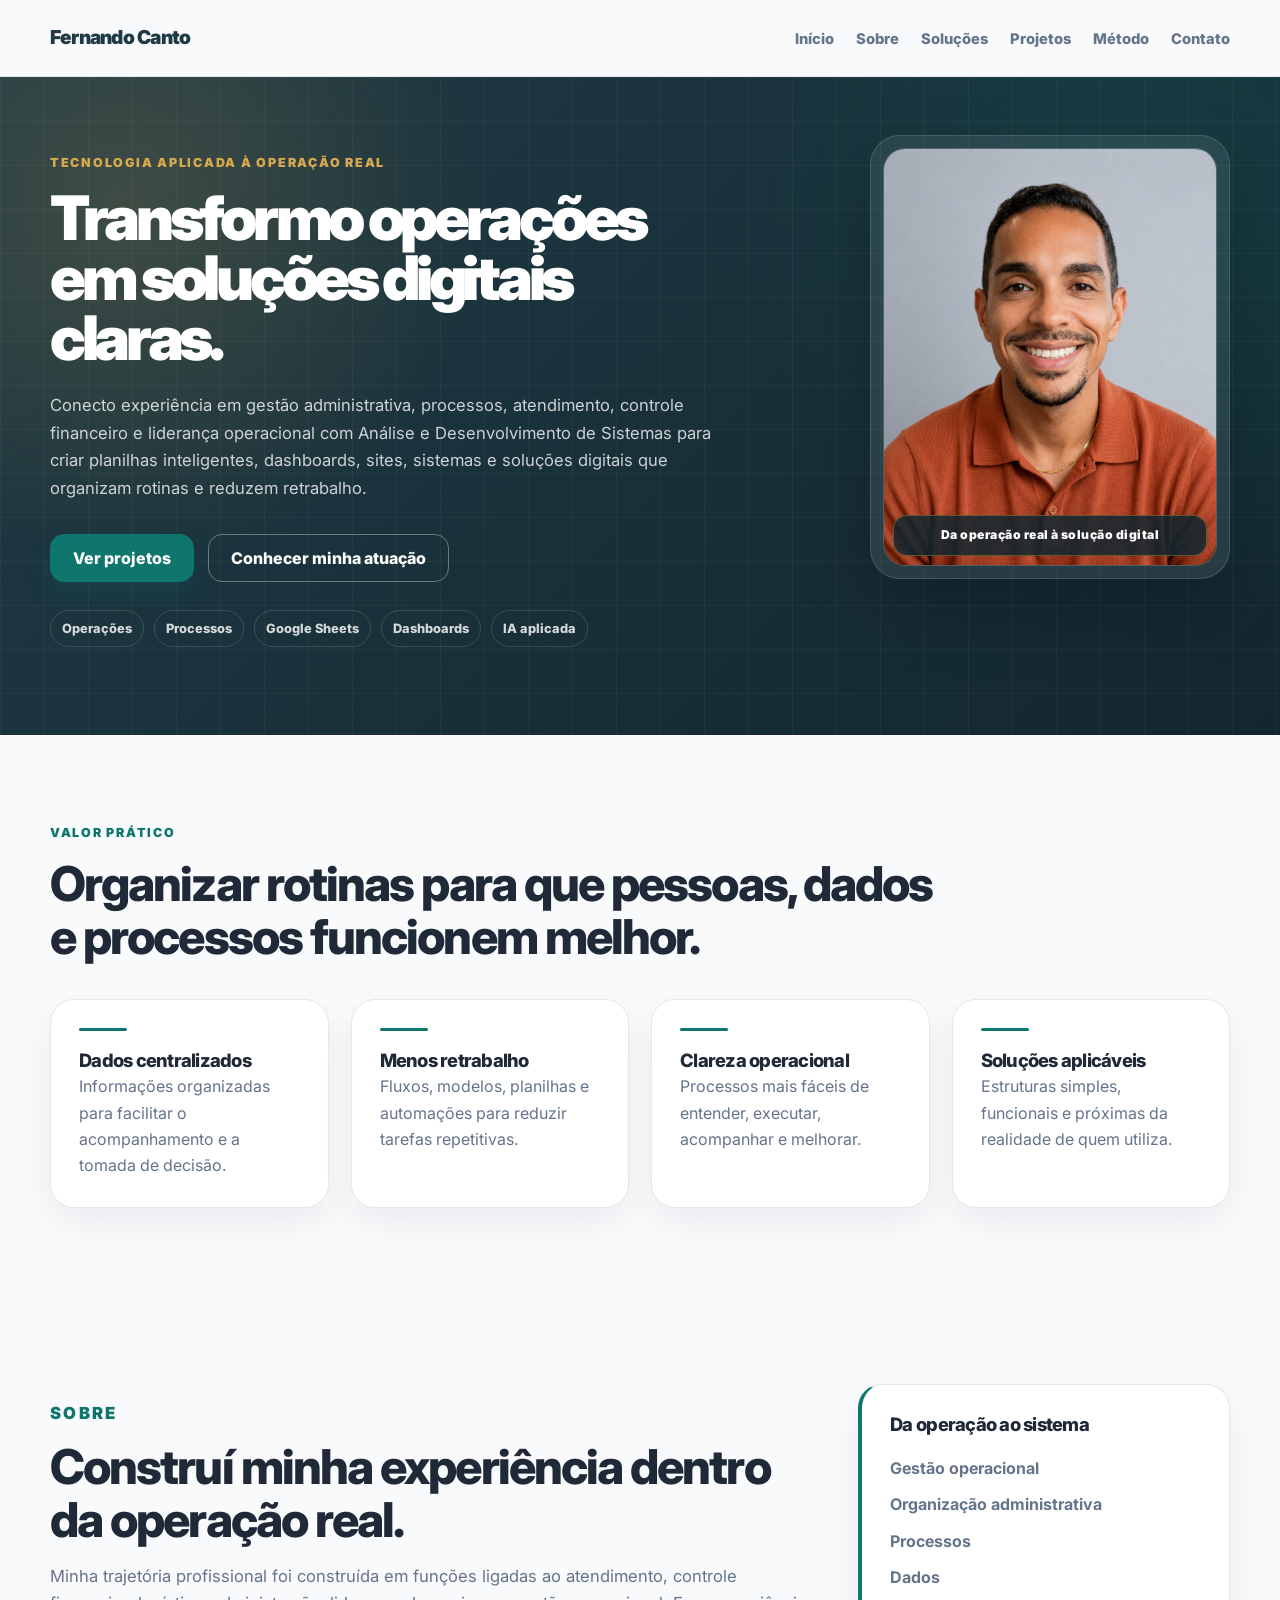
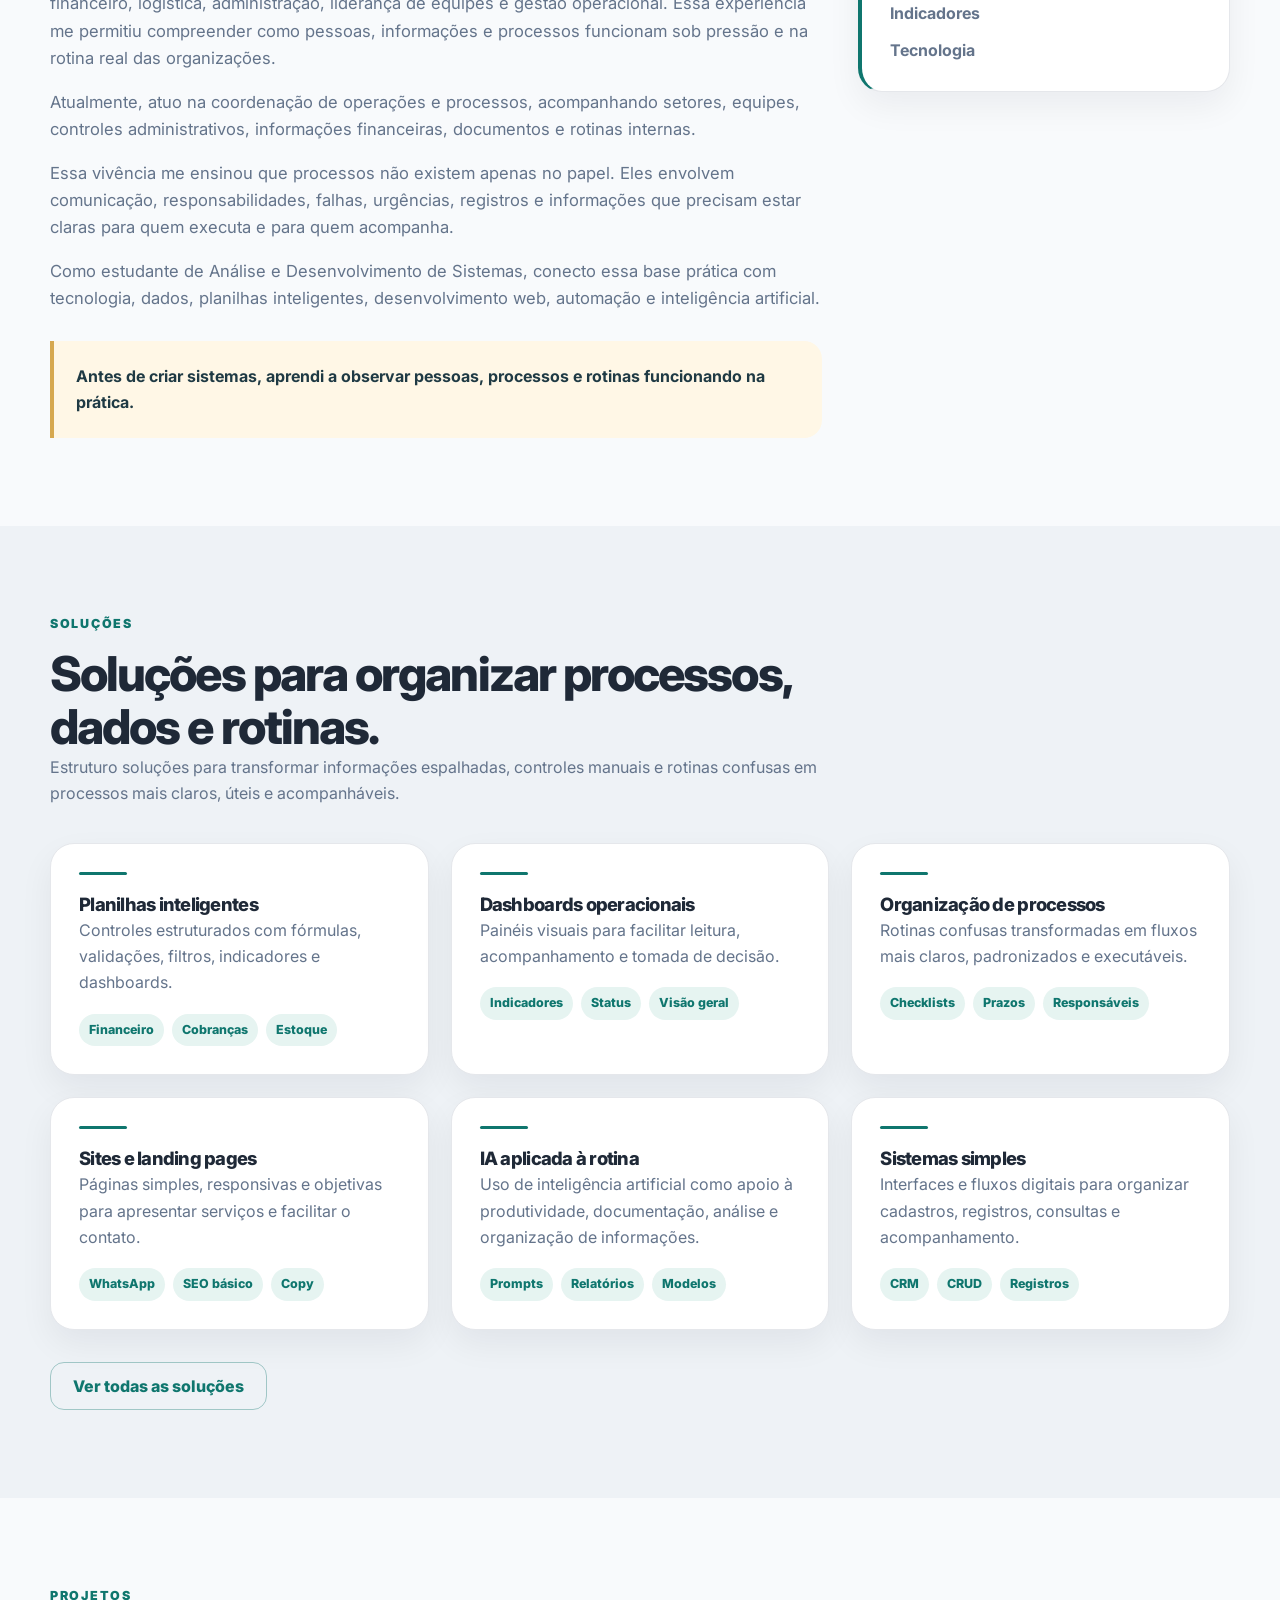
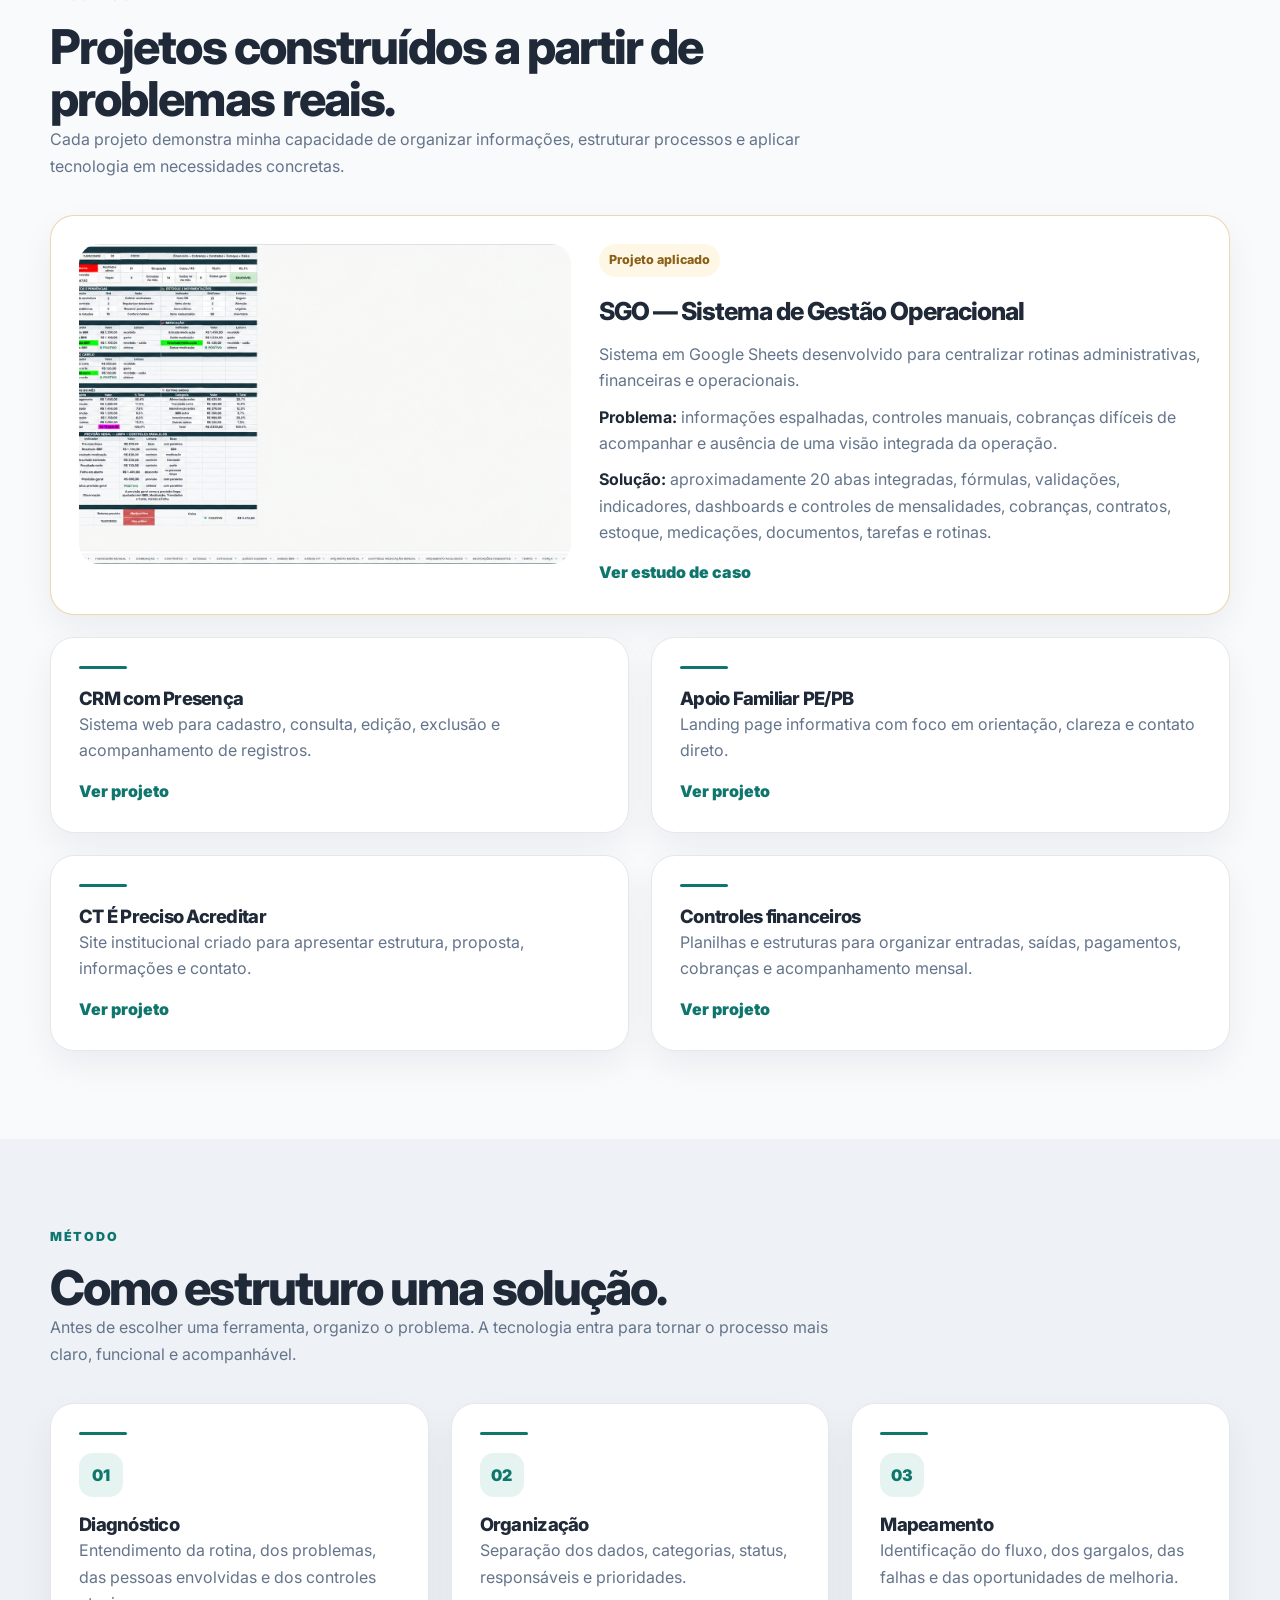
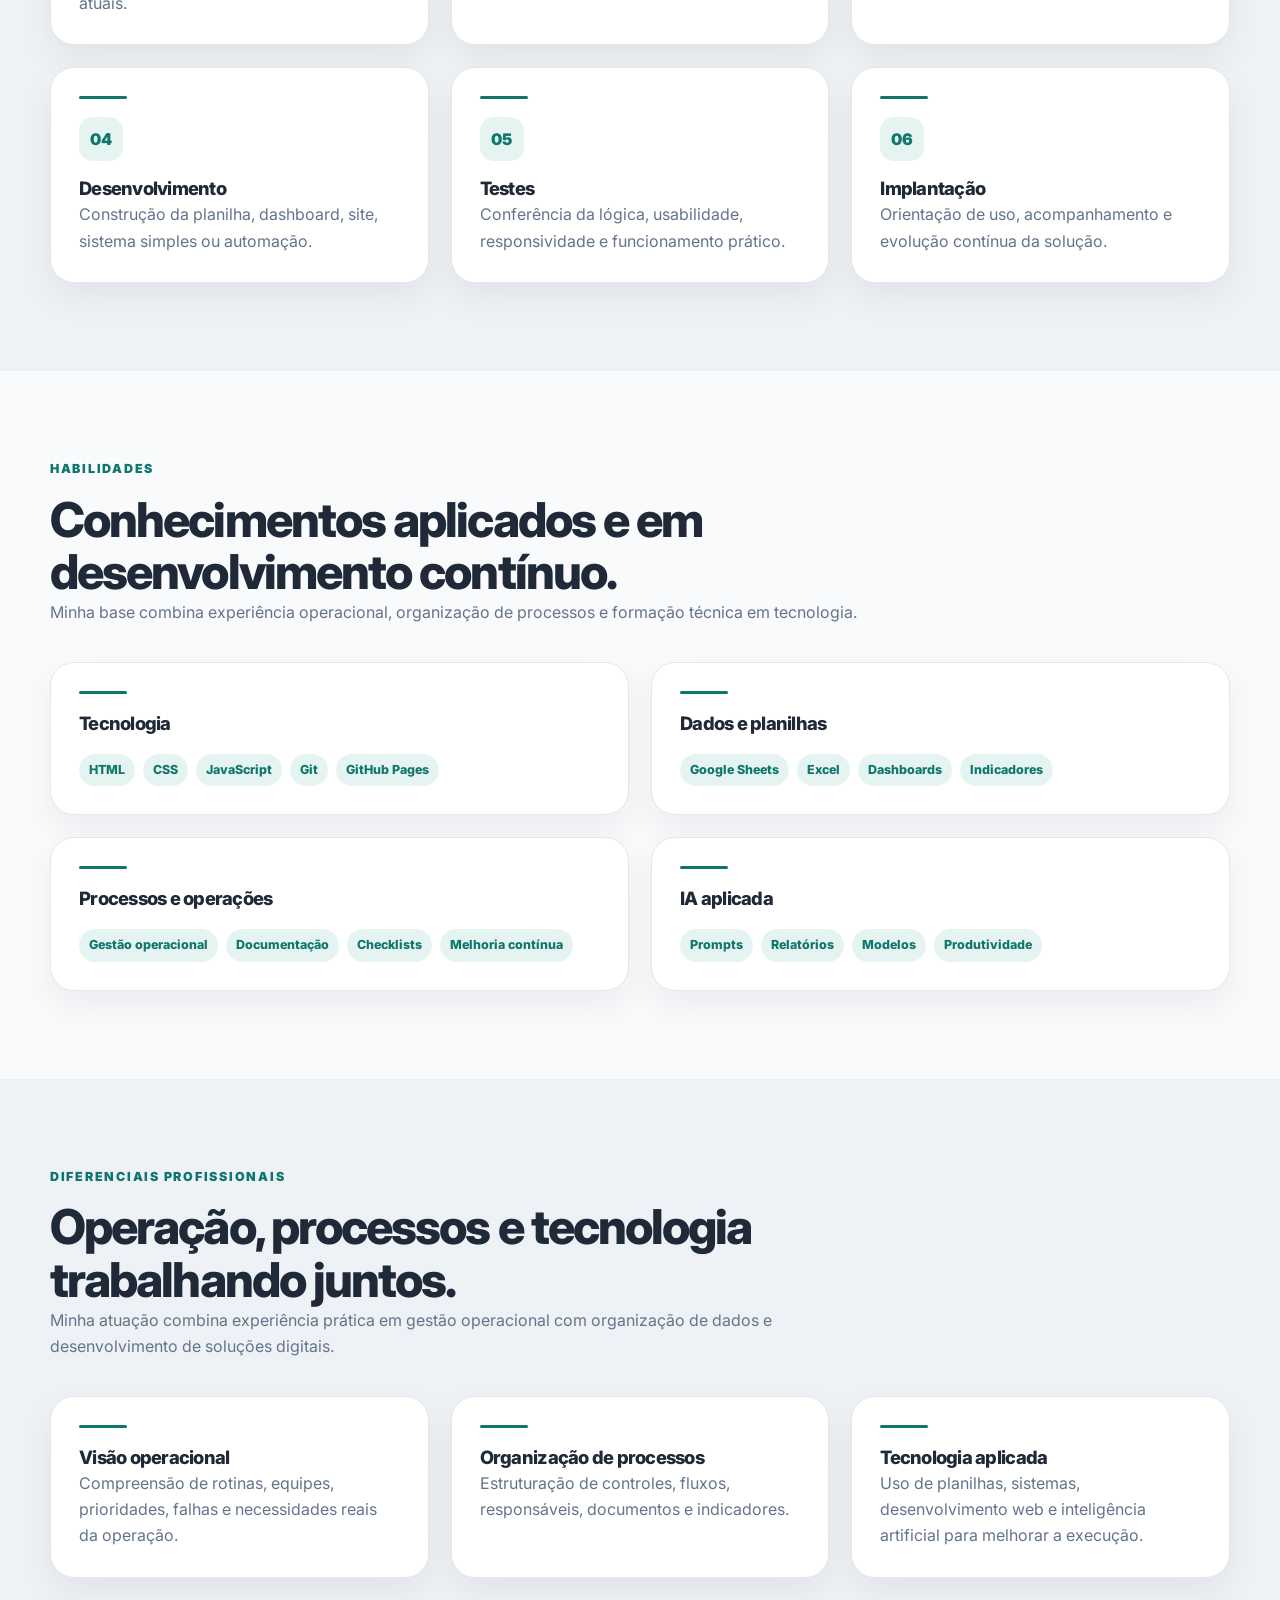
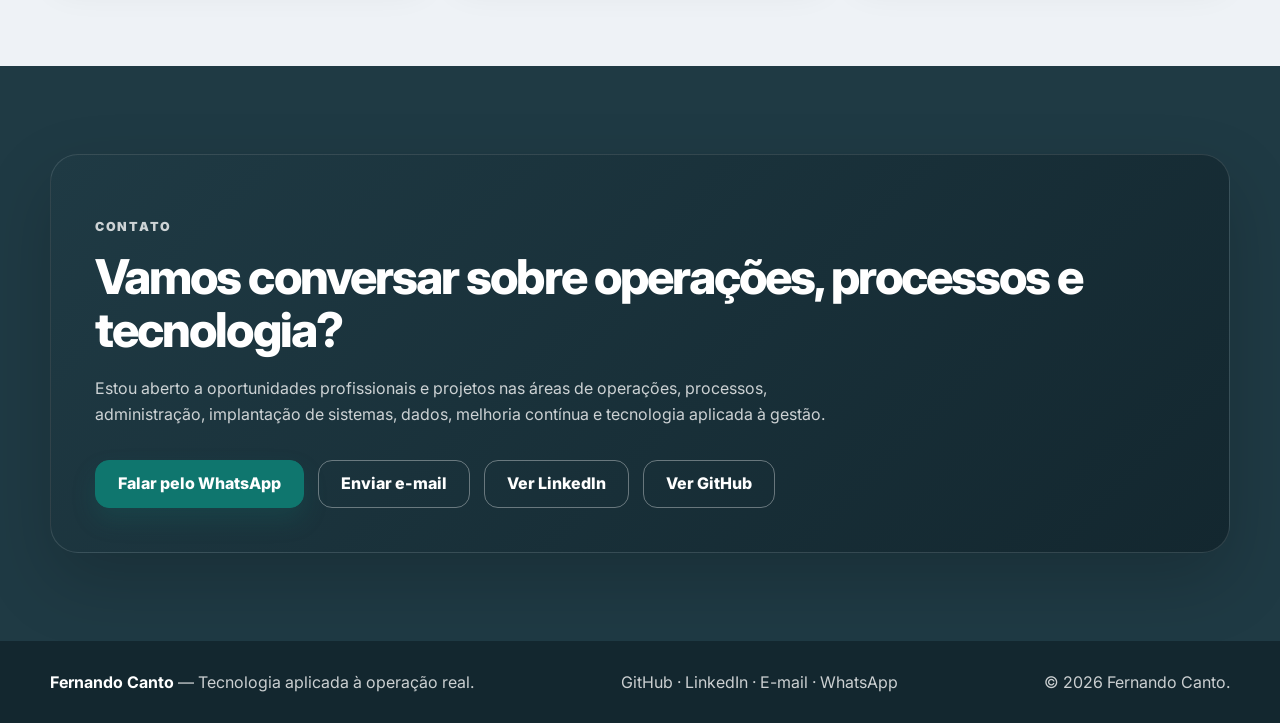
<file: index.html>
<!DOCTYPE html>
<html lang="pt-BR">
<head>
  <meta charset="UTF-8" />
  <meta name="viewport" content="width=device-width, initial-scale=1.0" />

  <title>Fernando Canto | Operações, Processos e Tecnologia</title>

  <meta
    name="description"
    content="Portfólio de Fernando Canto, Coordenador de Operações e Processos e estudante de Análise e Desenvolvimento de Sistemas. Projetos em planilhas inteligentes, dashboards, processos, sistemas, sites e inteligência artificial aplicada."
  />

  <link rel="preconnect" href="https://fonts.googleapis.com" />
  <link rel="preconnect" href="https://fonts.gstatic.com" crossorigin />

  <link
    href="https://fonts.googleapis.com/css2?family=Inter:wght@400;500;600;700;800;900&display=swap"
    rel="stylesheet"
  />

  <link rel="stylesheet" href="assets/css/style.css" />
  <link rel="stylesheet" href="assets/css/components.css" />
  <link rel="stylesheet" href="assets/css/responsive.css" />
</head>

<body>
  <header class="site-header">
    <nav class="navbar container" aria-label="Menu principal">
      <a href="index.html" class="logo">Fernando Canto</a>

      <button
        class="menu-toggle"
        type="button"
        aria-label="Abrir menu"
        aria-expanded="false"
      >
        ☰
      </button>

      <ul class="nav-links">
        <li><a href="#inicio">Início</a></li>
        <li><a href="#sobre">Sobre</a></li>
        <li><a href="#solucoes">Soluções</a></li>
        <li><a href="#projetos">Projetos</a></li>
        <li><a href="#metodo">Método</a></li>
        <li><a href="#contato">Contato</a></li>
      </ul>
    </nav>
  </header>

  <main>
    <section id="inicio" class="hero">
      <div class="container hero-grid">
        <div class="hero-content">
          <p class="eyebrow">Tecnologia aplicada à operação real</p>

          <h1>Transformo operações em soluções digitais claras.</h1>

          <p class="hero-text">
            Conecto experiência em gestão administrativa, processos,
            atendimento, controle financeiro e liderança operacional com
            Análise e Desenvolvimento de Sistemas para criar planilhas
            inteligentes, dashboards, sites, sistemas e soluções digitais que
            organizam rotinas e reduzem retrabalho.
          </p>

          <div class="hero-actions">
            <a href="#projetos" class="btn btn-primary">Ver projetos</a>

            <a href="#solucoes" class="btn btn-secondary">
              Conhecer minha atuação
            </a>
          </div>

          <div class="hero-tags" aria-label="Áreas de atuação">
            <span>Operações</span>
            <span>Processos</span>
            <span>Google Sheets</span>
            <span>Dashboards</span>
            <span>IA aplicada</span>
          </div>
        </div>

        <aside
          class="hero-photo-card"
          aria-label="Foto profissional de Fernando Canto"
        >
          <img
            src="assets/img/perfil/fernando-canto.jpg"
            alt="Foto profissional de Fernando Canto"
            class="hero-photo"
          />

          <div class="hero-photo-badge">
            Da operação real à solução digital
          </div>
        </aside>
      </div>
    </section>

    <section class="section value-section">
      <div class="container">
        <div class="section-header compact">
          <p class="eyebrow">Valor prático</p>

          <h2>
            Organizar rotinas para que pessoas, dados e processos funcionem
            melhor.
          </h2>
        </div>

        <div class="value-grid">
          <article class="value-card">
            <h3>Dados centralizados</h3>

            <p>
              Informações organizadas para facilitar o acompanhamento e a
              tomada de decisão.
            </p>
          </article>

          <article class="value-card">
            <h3>Menos retrabalho</h3>

            <p>
              Fluxos, modelos, planilhas e automações para reduzir tarefas
              repetitivas.
            </p>
          </article>

          <article class="value-card">
            <h3>Clareza operacional</h3>

            <p>
              Processos mais fáceis de entender, executar, acompanhar e
              melhorar.
            </p>
          </article>

          <article class="value-card">
            <h3>Soluções aplicáveis</h3>

            <p>
              Estruturas simples, funcionais e próximas da realidade de quem
              utiliza.
            </p>
          </article>
        </div>
      </div>
    </section>

    <section id="sobre" class="section">
      <div class="container about-grid">
        <div>
          <p class="eyebrow">Sobre</p>

          <h2>Construí minha experiência dentro da operação real.</h2>

          <p>
            Minha trajetória profissional foi construída em funções ligadas
            ao atendimento, controle financeiro, logística, administração,
            liderança de equipes e gestão operacional. Essa experiência me
            permitiu compreender como pessoas, informações e processos
            funcionam sob pressão e na rotina real das organizações.
          </p>

          <p>
            Atualmente, atuo na coordenação de operações e processos,
            acompanhando setores, equipes, controles administrativos,
            informações financeiras, documentos e rotinas internas.
          </p>

          <p>
            Essa vivência me ensinou que processos não existem apenas no
            papel. Eles envolvem comunicação, responsabilidades, falhas,
            urgências, registros e informações que precisam estar claras para
            quem executa e para quem acompanha.
          </p>

          <p>
            Como estudante de Análise e Desenvolvimento de Sistemas, conecto
            essa base prática com tecnologia, dados, planilhas inteligentes,
            desenvolvimento web, automação e inteligência artificial.
          </p>

          <blockquote>
            Antes de criar sistemas, aprendi a observar pessoas, processos e
            rotinas funcionando na prática.
          </blockquote>
        </div>

        <aside class="about-side-card">
          <h3>Da operação ao sistema</h3>

          <ul>
            <li>Gestão operacional</li>
            <li>Organização administrativa</li>
            <li>Processos</li>
            <li>Dados</li>
            <li>Indicadores</li>
            <li>Tecnologia</li>
          </ul>
        </aside>
      </div>
    </section>

    <section id="solucoes" class="section section-alt">
      <div class="container">
        <div class="section-header">
          <p class="eyebrow">Soluções</p>

          <h2>Soluções para organizar processos, dados e rotinas.</h2>

          <p>
            Estruturo soluções para transformar informações espalhadas,
            controles manuais e rotinas confusas em processos mais claros,
            úteis e acompanháveis.
          </p>
        </div>

        <div class="solutions-grid">
          <article class="card solution-card">
            <h3>Planilhas inteligentes</h3>

            <p>
              Controles estruturados com fórmulas, validações, filtros,
              indicadores e dashboards.
            </p>

            <div class="tag-list">
              <span>Financeiro</span>
              <span>Cobranças</span>
              <span>Estoque</span>
            </div>
          </article>

          <article class="card solution-card">
            <h3>Dashboards operacionais</h3>

            <p>
              Painéis visuais para facilitar leitura, acompanhamento e tomada
              de decisão.
            </p>

            <div class="tag-list">
              <span>Indicadores</span>
              <span>Status</span>
              <span>Visão geral</span>
            </div>
          </article>

          <article class="card solution-card">
            <h3>Organização de processos</h3>

            <p>
              Rotinas confusas transformadas em fluxos mais claros,
              padronizados e executáveis.
            </p>

            <div class="tag-list">
              <span>Checklists</span>
              <span>Prazos</span>
              <span>Responsáveis</span>
            </div>
          </article>

          <article class="card solution-card">
            <h3>Sites e landing pages</h3>

            <p>
              Páginas simples, responsivas e objetivas para apresentar
              serviços e facilitar o contato.
            </p>

            <div class="tag-list">
              <span>WhatsApp</span>
              <span>SEO básico</span>
              <span>Copy</span>
            </div>
          </article>

          <article class="card solution-card">
            <h3>IA aplicada à rotina</h3>

            <p>
              Uso de inteligência artificial como apoio à produtividade,
              documentação, análise e organização de informações.
            </p>

            <div class="tag-list">
              <span>Prompts</span>
              <span>Relatórios</span>
              <span>Modelos</span>
            </div>
          </article>

          <article class="card solution-card">
            <h3>Sistemas simples</h3>

            <p>
              Interfaces e fluxos digitais para organizar cadastros,
              registros, consultas e acompanhamento.
            </p>

            <div class="tag-list">
              <span>CRM</span>
              <span>CRUD</span>
              <span>Registros</span>
            </div>
          </article>
        </div>

        <div class="hero-actions">
          <a href="solucoes.html" class="btn btn-secondary">
            Ver todas as soluções
          </a>
        </div>
      </div>
    </section>

    <section id="projetos" class="section">
      <div class="container">
        <div class="section-header">
          <p class="eyebrow">Projetos</p>

          <h2>Projetos construídos a partir de problemas reais.</h2>

          <p>
            Cada projeto demonstra minha capacidade de organizar informações,
            estruturar processos e aplicar tecnologia em necessidades
            concretas.
          </p>
        </div>

        <article class="project-featured card-featured">
          <img
            src="assets/img/projetos/sgo/dash.png"
            alt="Dashboard executivo do SGO"
            class="project-placeholder"
            style="width: 100%; min-height: 320px; object-fit: cover;"
          />

          <div>
            <span class="tag tag-accent">Projeto aplicado</span>

            <h3>SGO — Sistema de Gestão Operacional</h3>

            <p>
              Sistema em Google Sheets desenvolvido para centralizar rotinas
              administrativas, financeiras e operacionais.
            </p>

            <p>
              <strong>Problema:</strong> informações espalhadas, controles
              manuais, cobranças difíceis de acompanhar e ausência de uma
              visão integrada da operação.
            </p>

            <p>
              <strong>Solução:</strong> aproximadamente 20 abas integradas,
              fórmulas, validações, indicadores, dashboards e controles de
              mensalidades, cobranças, contratos, estoque, medicações,
              documentos, tarefas e rotinas.
            </p>

            <a href="cases/sgo.html" class="link-action">
              Ver estudo de caso
            </a>
          </div>
        </article>

        <div class="project-grid">
          <article class="card project-card">
            <h3>CRM com Presença</h3>

            <p>
              Sistema web para cadastro, consulta, edição, exclusão e
              acompanhamento de registros.
            </p>

            <a href="projetos.html" class="link-action">Ver projeto</a>
          </article>

          <article class="card project-card">
            <h3>Apoio Familiar PE/PB</h3>

            <p>
              Landing page informativa com foco em orientação, clareza e
              contato direto.
            </p>

            <a href="projetos.html" class="link-action">Ver projeto</a>
          </article>

          <article class="card project-card">
            <h3>CT É Preciso Acreditar</h3>

            <p>
              Site institucional criado para apresentar estrutura, proposta,
              informações e contato.
            </p>

            <a href="projetos.html" class="link-action">Ver projeto</a>
          </article>

          <article class="card project-card">
            <h3>Controles financeiros</h3>

            <p>
              Planilhas e estruturas para organizar entradas, saídas,
              pagamentos, cobranças e acompanhamento mensal.
            </p>

            <a href="projetos.html" class="link-action">Ver projeto</a>
          </article>
        </div>
      </div>
    </section>

    <section id="metodo" class="section section-alt">
      <div class="container">
        <div class="section-header">
          <p class="eyebrow">Método</p>

          <h2>Como estruturo uma solução.</h2>

          <p>
            Antes de escolher uma ferramenta, organizo o problema. A
            tecnologia entra para tornar o processo mais claro, funcional e
            acompanhável.
          </p>
        </div>

        <div class="method-grid">
          <article class="card method-card">
            <span>01</span>

            <h3>Diagnóstico</h3>

            <p>
              Entendimento da rotina, dos problemas, das pessoas envolvidas e
              dos controles atuais.
            </p>
          </article>

          <article class="card method-card">
            <span>02</span>

            <h3>Organização</h3>

            <p>
              Separação dos dados, categorias, status, responsáveis e
              prioridades.
            </p>
          </article>

          <article class="card method-card">
            <span>03</span>

            <h3>Mapeamento</h3>

            <p>
              Identificação do fluxo, dos gargalos, das falhas e das
              oportunidades de melhoria.
            </p>
          </article>

          <article class="card method-card">
            <span>04</span>

            <h3>Desenvolvimento</h3>

            <p>
              Construção da planilha, dashboard, site, sistema simples ou
              automação.
            </p>
          </article>

          <article class="card method-card">
            <span>05</span>

            <h3>Testes</h3>

            <p>
              Conferência da lógica, usabilidade, responsividade e
              funcionamento prático.
            </p>
          </article>

          <article class="card method-card">
            <span>06</span>

            <h3>Implantação</h3>

            <p>
              Orientação de uso, acompanhamento e evolução contínua da
              solução.
            </p>
          </article>
        </div>
      </div>
    </section>

    <section class="section">
      <div class="container">
        <div class="section-header">
          <p class="eyebrow">Habilidades</p>

          <h2>Conhecimentos aplicados e em desenvolvimento contínuo.</h2>

          <p>
            Minha base combina experiência operacional, organização de
            processos e formação técnica em tecnologia.
          </p>
        </div>

        <div class="skills-grid">
          <article class="card skill-card">
            <h3>Tecnologia</h3>

            <div class="tag-list">
              <span>HTML</span>
              <span>CSS</span>
              <span>JavaScript</span>
              <span>Git</span>
              <span>GitHub Pages</span>
            </div>
          </article>

          <article class="card skill-card">
            <h3>Dados e planilhas</h3>

            <div class="tag-list">
              <span>Google Sheets</span>
              <span>Excel</span>
              <span>Dashboards</span>
              <span>Indicadores</span>
            </div>
          </article>

          <article class="card skill-card">
            <h3>Processos e operações</h3>

            <div class="tag-list">
              <span>Gestão operacional</span>
              <span>Documentação</span>
              <span>Checklists</span>
              <span>Melhoria contínua</span>
            </div>
          </article>

          <article class="card skill-card">
            <h3>IA aplicada</h3>

            <div class="tag-list">
              <span>Prompts</span>
              <span>Relatórios</span>
              <span>Modelos</span>
              <span>Produtividade</span>
            </div>
          </article>
        </div>
      </div>
    </section>

    <section class="section section-alt">
      <div class="container">
        <div class="section-header">
          <p class="eyebrow">Diferenciais profissionais</p>

          <h2>Operação, processos e tecnologia trabalhando juntos.</h2>

          <p>
            Minha atuação combina experiência prática em gestão operacional
            com organização de dados e desenvolvimento de soluções digitais.
          </p>
        </div>

        <div class="workstyle-grid">
          <article class="card workstyle-card">
            <h3>Visão operacional</h3>

            <p>
              Compreensão de rotinas, equipes, prioridades, falhas e
              necessidades reais da operação.
            </p>
          </article>

          <article class="card workstyle-card">
            <h3>Organização de processos</h3>

            <p>
              Estruturação de controles, fluxos, responsáveis, documentos e
              indicadores.
            </p>
          </article>

          <article class="card workstyle-card">
            <h3>Tecnologia aplicada</h3>

            <p>
              Uso de planilhas, sistemas, desenvolvimento web e inteligência
              artificial para melhorar a execução.
            </p>
          </article>
        </div>
      </div>
    </section>

    <section id="contato" class="contact section">
      <div class="container">
        <div class="contact-box">
          <p class="eyebrow">Contato</p>

          <h2>Vamos conversar sobre operações, processos e tecnologia?</h2>

          <p>
            Estou aberto a oportunidades profissionais e projetos nas áreas
            de operações, processos, administração, implantação de sistemas,
            dados, melhoria contínua e tecnologia aplicada à gestão.
          </p>

          <div class="hero-actions">
            <a
              href="https://wa.me/5581997155279"
              class="btn btn-primary"
              target="_blank"
              rel="noopener"
            >
              Falar pelo WhatsApp
            </a>

            <a
              href="mailto:fcanto08@gmail.com"
              class="btn btn-secondary"
            >
              Enviar e-mail
            </a>

            <a
              href="https://www.linkedin.com/in/fernandocanto/"
              class="btn btn-secondary"
              target="_blank"
              rel="noopener"
            >
              Ver LinkedIn
            </a>

            <a
              href="https://github.com/FernandoTechSeeker"
              class="btn btn-secondary"
              target="_blank"
              rel="noopener"
            >
              Ver GitHub
            </a>
          </div>
        </div>
      </div>
    </section>
  </main>

  <footer class="footer">
    <div class="container footer-content">
      <p>
        <strong>Fernando Canto</strong> — Tecnologia aplicada à operação real.
      </p>

      <p>
        <a
          href="https://github.com/FernandoTechSeeker"
          target="_blank"
          rel="noopener"
        >
          GitHub
        </a>
        ·
        <a
          href="https://www.linkedin.com/in/fernandocanto/"
          target="_blank"
          rel="noopener"
        >
          LinkedIn
        </a>
        ·
        <a href="mailto:fcanto08@gmail.com">E-mail</a>
        ·
        <a
          href="https://wa.me/5581997155279"
          target="_blank"
          rel="noopener"
        >
          WhatsApp
        </a>
      </p>

      <p>
        © <span id="current-year">2026</span> Fernando Canto.
      </p>
    </div>
  </footer>

  <script src="assets/js/main.js"></script>
</body>
</html>
</file>
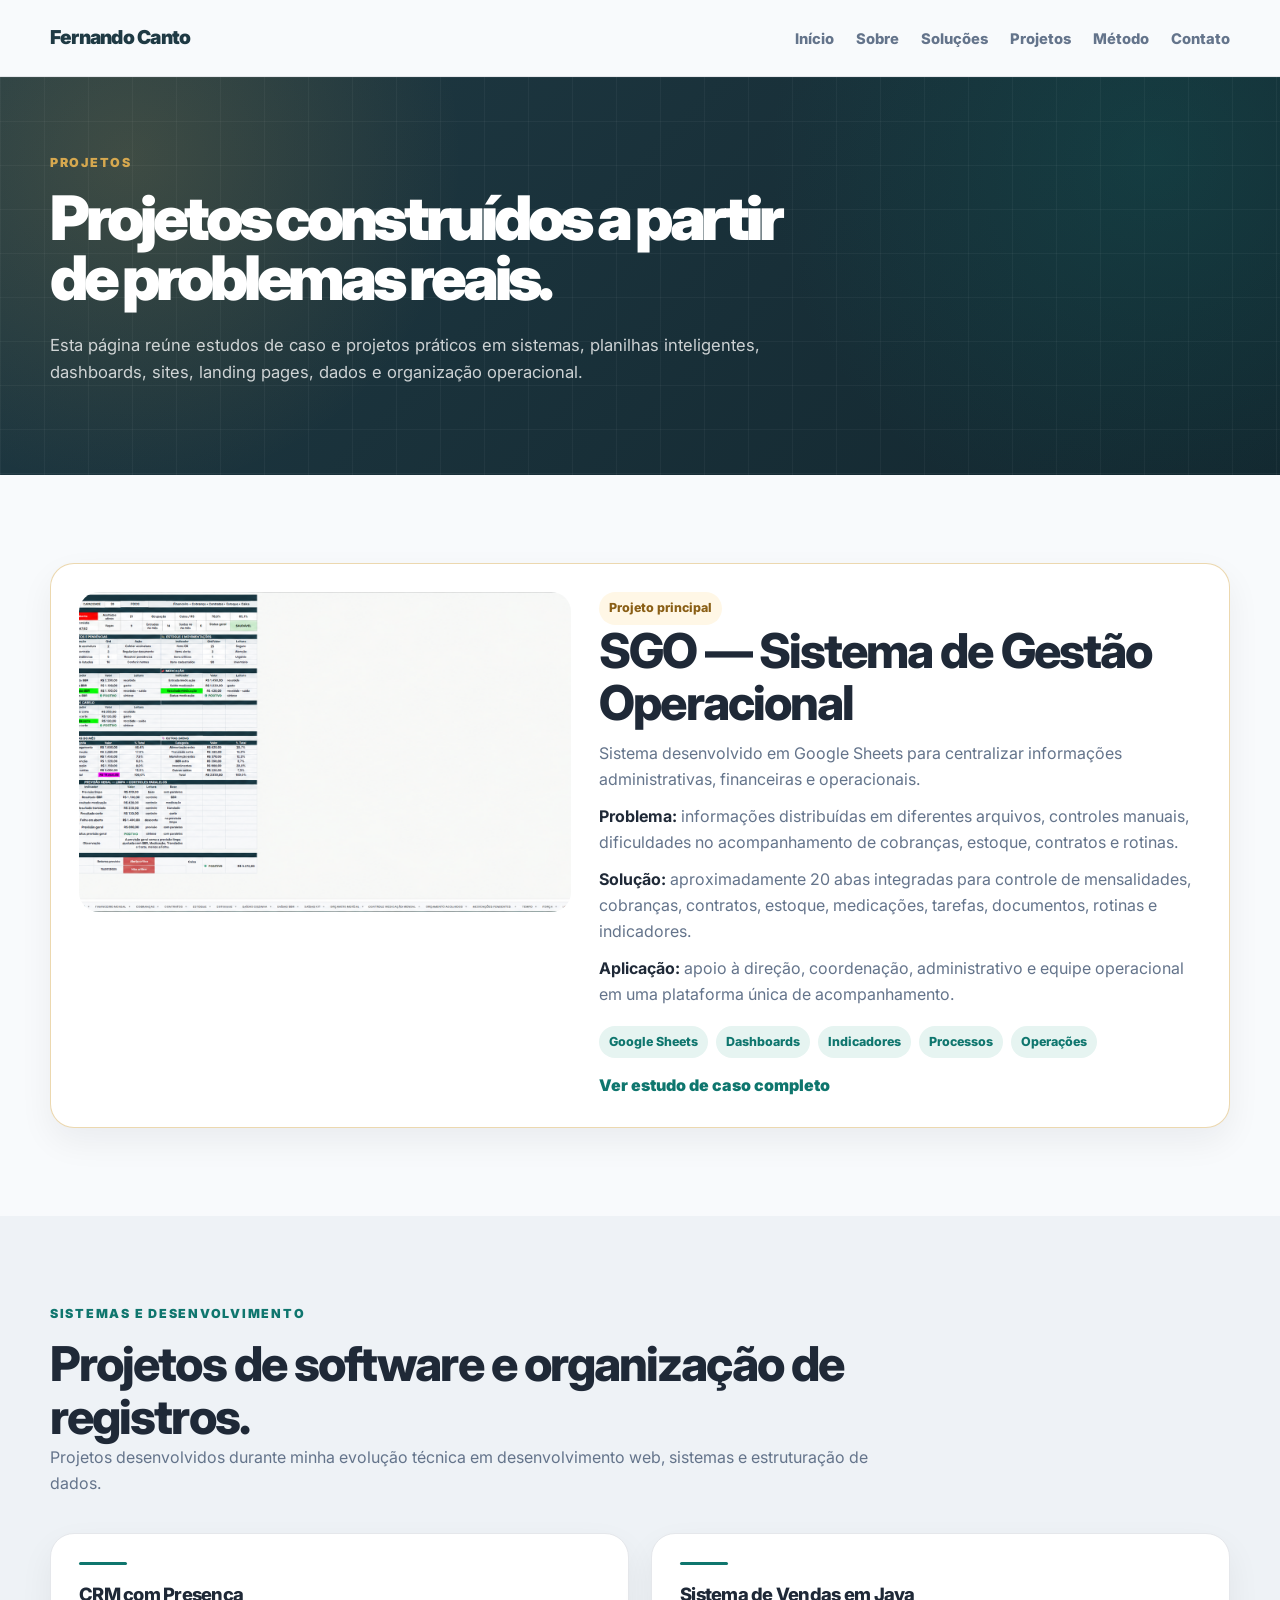
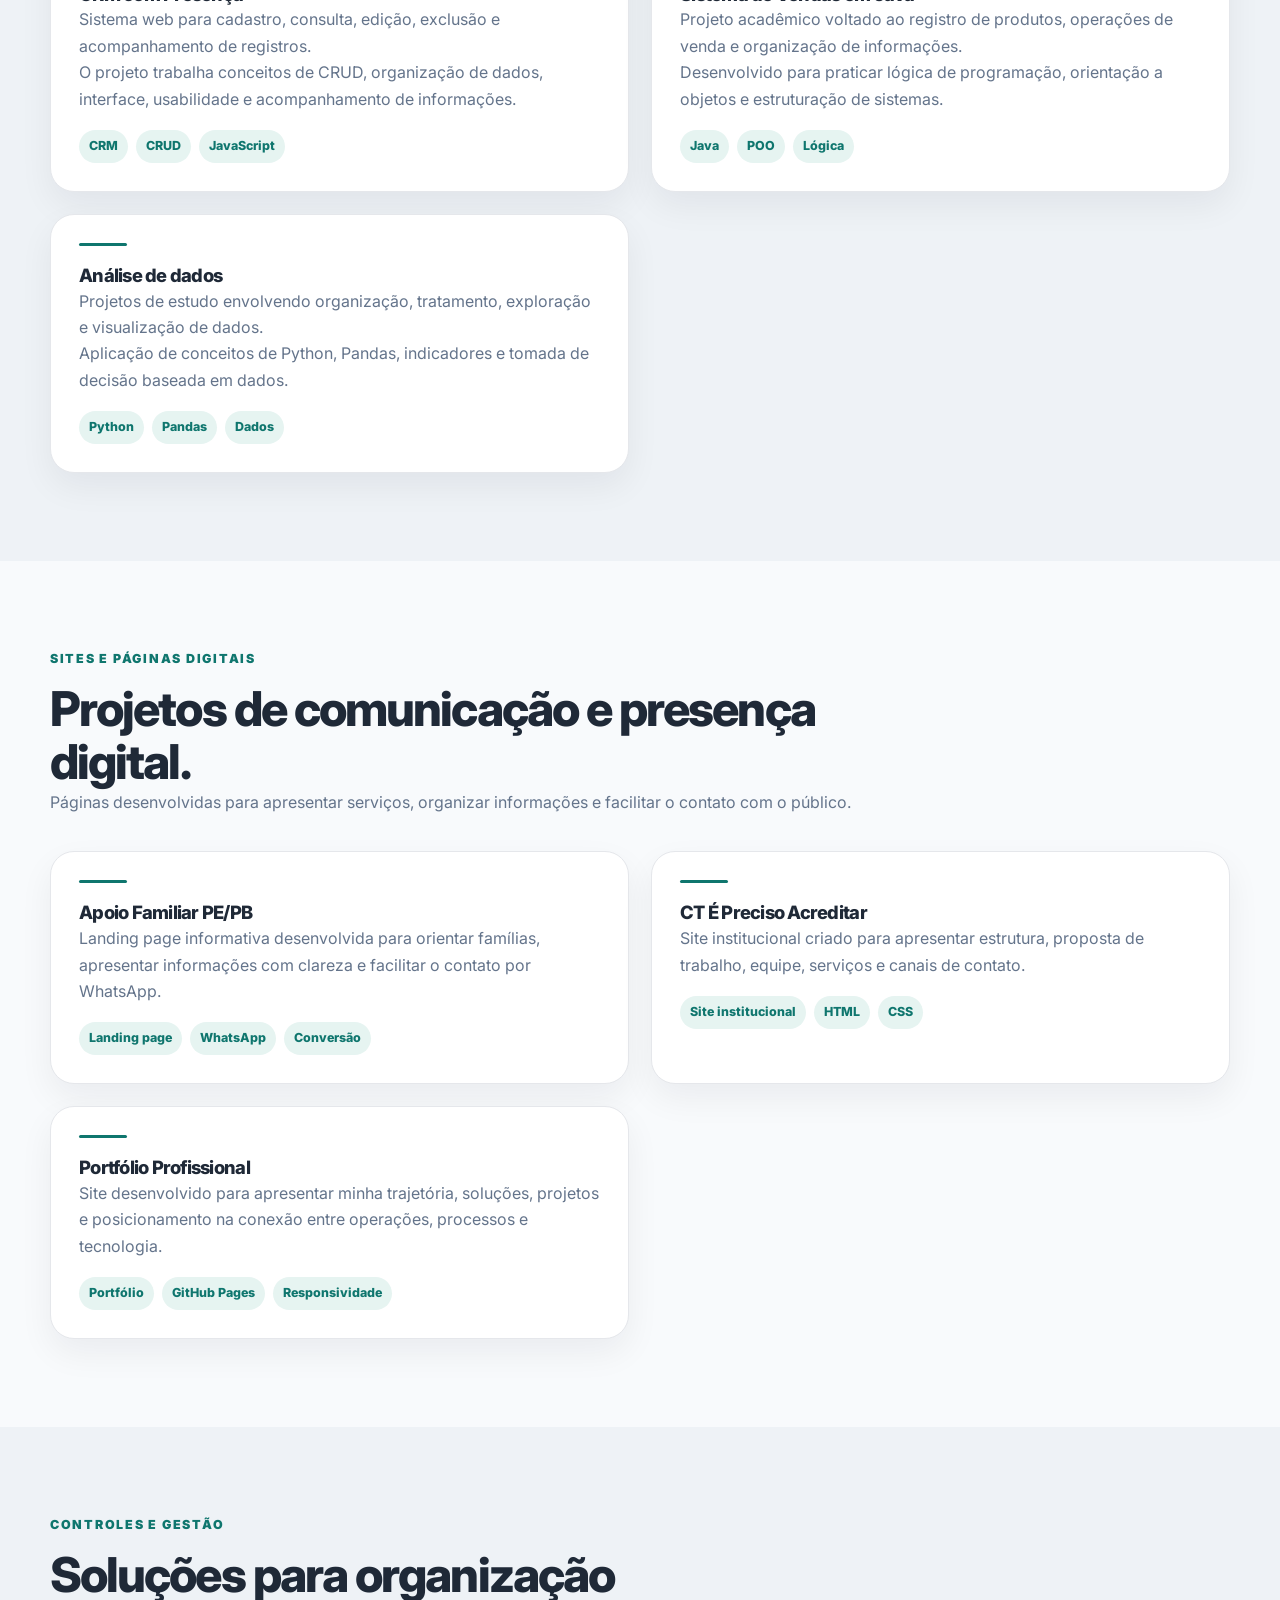
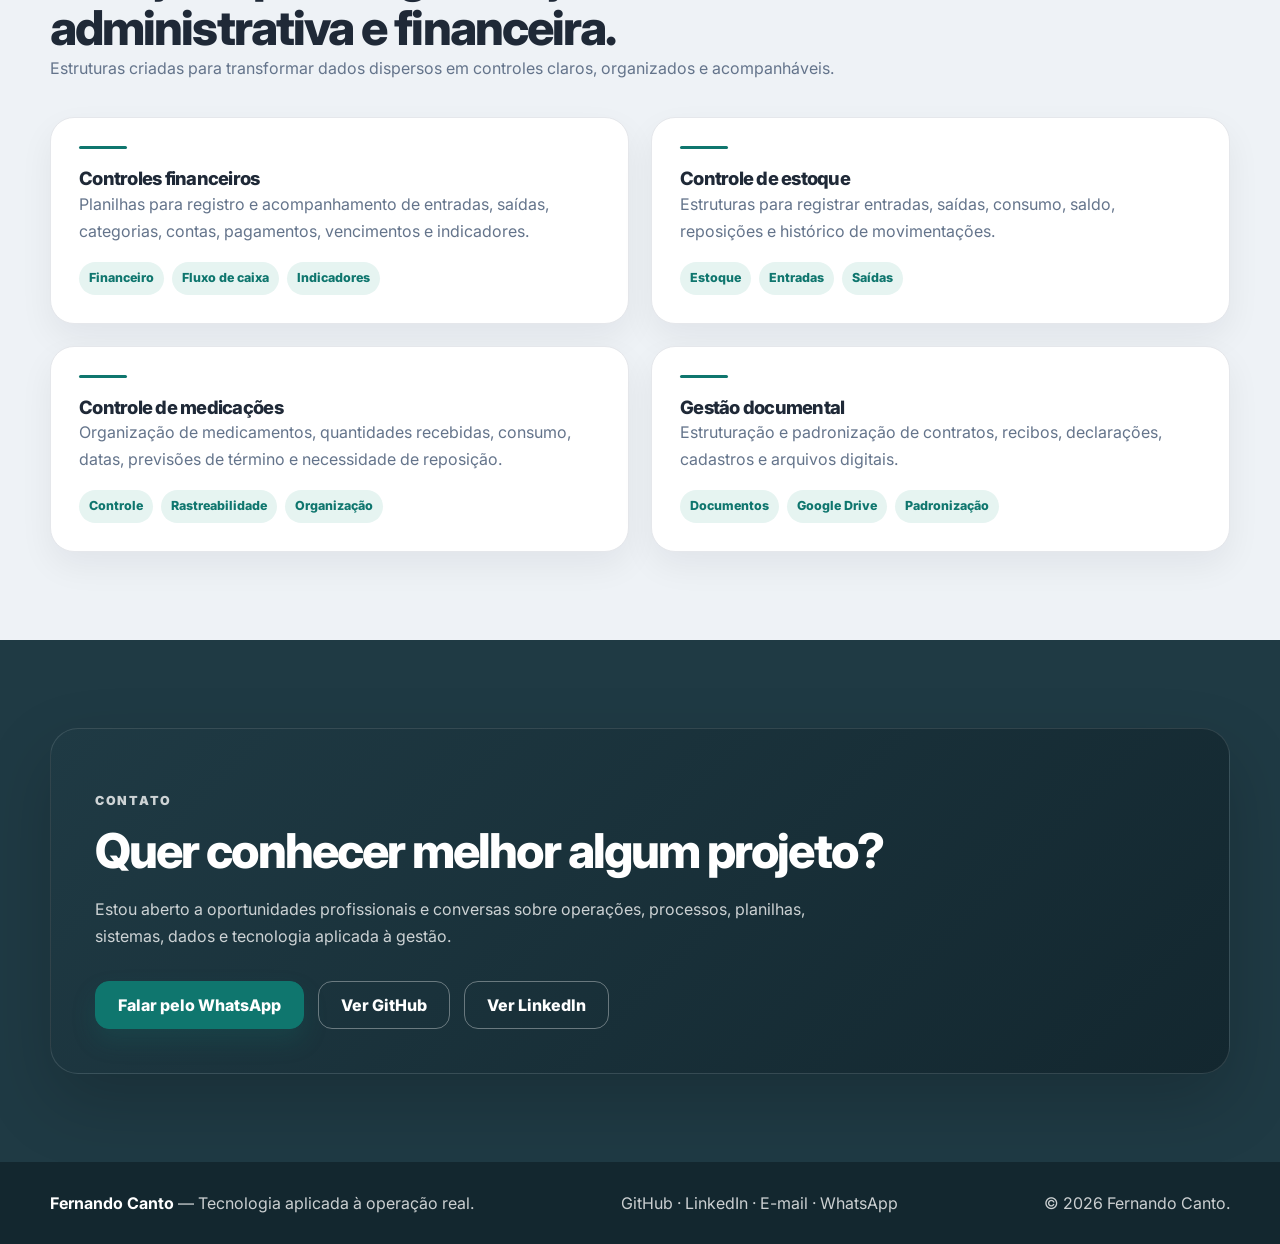
<file: projetos.html>
<!DOCTYPE html>
<html lang="pt-BR">
<head>
  <meta charset="UTF-8" />
  <meta name="viewport" content="width=device-width, initial-scale=1.0" />

  <title>Projetos | Fernando Canto</title>

  <meta
    name="description"
    content="Projetos de Fernando Canto em sistemas, planilhas inteligentes, dashboards, processos, sites, landing pages, dados e organização operacional."
  />

  <link rel="preconnect" href="https://fonts.googleapis.com" />
  <link rel="preconnect" href="https://fonts.gstatic.com" crossorigin />

  <link
    href="https://fonts.googleapis.com/css2?family=Inter:wght@400;500;600;700;800;900&display=swap"
    rel="stylesheet"
  />

  <link rel="stylesheet" href="assets/css/style.css" />
  <link rel="stylesheet" href="assets/css/components.css" />
  <link rel="stylesheet" href="assets/css/responsive.css" />
</head>

<body>
  <header class="site-header">
    <nav class="navbar container" aria-label="Menu principal">
      <a href="index.html" class="logo">Fernando Canto</a>

      <button
        class="menu-toggle"
        type="button"
        aria-label="Abrir menu"
        aria-expanded="false"
      >
        ☰
      </button>

      <ul class="nav-links">
        <li><a href="index.html#inicio">Início</a></li>
        <li><a href="index.html#sobre">Sobre</a></li>
        <li><a href="solucoes.html">Soluções</a></li>
        <li><a href="projetos.html">Projetos</a></li>
        <li><a href="index.html#metodo">Método</a></li>
        <li><a href="index.html#contato">Contato</a></li>
      </ul>
    </nav>
  </header>

  <main>
    <section class="hero">
      <div class="container">
        <p class="eyebrow">Projetos</p>

        <h1>Projetos construídos a partir de problemas reais.</h1>

        <p class="hero-text">
          Esta página reúne estudos de caso e projetos práticos em sistemas,
          planilhas inteligentes, dashboards, sites, landing pages, dados e
          organização operacional.
        </p>
      </div>
    </section>

    <section class="section">
      <div class="container">
        <article class="project-featured card-featured">
          <img
            src="assets/img/projetos/sgo/dash.png"
            alt="Dashboard executivo do Sistema de Gestão Operacional"
            class="project-placeholder"
            style="width: 100%; min-height: 320px; object-fit: cover;"
          />

          <div>
            <span class="tag tag-accent">Projeto principal</span>

            <h2>SGO — Sistema de Gestão Operacional</h2>

            <p>
              Sistema desenvolvido em Google Sheets para centralizar
              informações administrativas, financeiras e operacionais.
            </p>

            <p>
              <strong>Problema:</strong> informações distribuídas em
              diferentes arquivos, controles manuais, dificuldades no
              acompanhamento de cobranças, estoque, contratos e rotinas.
            </p>

            <p>
              <strong>Solução:</strong> aproximadamente 20 abas integradas
              para controle de mensalidades, cobranças, contratos, estoque,
              medicações, tarefas, documentos, rotinas e indicadores.
            </p>

            <p>
              <strong>Aplicação:</strong> apoio à direção, coordenação,
              administrativo e equipe operacional em uma plataforma única de
              acompanhamento.
            </p>

            <div class="tag-list">
              <span>Google Sheets</span>
              <span>Dashboards</span>
              <span>Indicadores</span>
              <span>Processos</span>
              <span>Operações</span>
            </div>

            <a href="cases/sgo.html" class="link-action">
              Ver estudo de caso completo
            </a>
          </div>
        </article>
      </div>
    </section>

    <section class="section section-alt">
      <div class="container">
        <div class="section-header">
          <p class="eyebrow">Sistemas e desenvolvimento</p>

          <h2>Projetos de software e organização de registros.</h2>

          <p>
            Projetos desenvolvidos durante minha evolução técnica em
            desenvolvimento web, sistemas e estruturação de dados.
          </p>
        </div>

        <div class="project-grid">
          <article class="card project-card">
            <h3>CRM com Presença</h3>

            <p>
              Sistema web para cadastro, consulta, edição, exclusão e
              acompanhamento de registros.
            </p>

            <p>
              O projeto trabalha conceitos de CRUD, organização de dados,
              interface, usabilidade e acompanhamento de informações.
            </p>

            <div class="tag-list">
              <span>CRM</span>
              <span>CRUD</span>
              <span>JavaScript</span>
            </div>
          </article>

          <article class="card project-card">
            <h3>Sistema de Vendas em Java</h3>

            <p>
              Projeto acadêmico voltado ao registro de produtos, operações de
              venda e organização de informações.
            </p>

            <p>
              Desenvolvido para praticar lógica de programação, orientação a
              objetos e estruturação de sistemas.
            </p>

            <div class="tag-list">
              <span>Java</span>
              <span>POO</span>
              <span>Lógica</span>
            </div>
          </article>

          <article class="card project-card">
            <h3>Análise de dados</h3>

            <p>
              Projetos de estudo envolvendo organização, tratamento,
              exploração e visualização de dados.
            </p>

            <p>
              Aplicação de conceitos de Python, Pandas, indicadores e tomada
              de decisão baseada em dados.
            </p>

            <div class="tag-list">
              <span>Python</span>
              <span>Pandas</span>
              <span>Dados</span>
            </div>
          </article>
        </div>
      </div>
    </section>

    <section class="section">
      <div class="container">
        <div class="section-header">
          <p class="eyebrow">Sites e páginas digitais</p>

          <h2>Projetos de comunicação e presença digital.</h2>

          <p>
            Páginas desenvolvidas para apresentar serviços, organizar
            informações e facilitar o contato com o público.
          </p>
        </div>

        <div class="project-grid">
          <article class="card project-card">
            <h3>Apoio Familiar PE/PB</h3>

            <p>
              Landing page informativa desenvolvida para orientar famílias,
              apresentar informações com clareza e facilitar o contato por
              WhatsApp.
            </p>

            <div class="tag-list">
              <span>Landing page</span>
              <span>WhatsApp</span>
              <span>Conversão</span>
            </div>
          </article>

          <article class="card project-card">
            <h3>CT É Preciso Acreditar</h3>

            <p>
              Site institucional criado para apresentar estrutura, proposta
              de trabalho, equipe, serviços e canais de contato.
            </p>

            <div class="tag-list">
              <span>Site institucional</span>
              <span>HTML</span>
              <span>CSS</span>
            </div>
          </article>

          <article class="card project-card">
            <h3>Portfólio Profissional</h3>

            <p>
              Site desenvolvido para apresentar minha trajetória, soluções,
              projetos e posicionamento na conexão entre operações,
              processos e tecnologia.
            </p>

            <div class="tag-list">
              <span>Portfólio</span>
              <span>GitHub Pages</span>
              <span>Responsividade</span>
            </div>
          </article>
        </div>
      </div>
    </section>

    <section class="section section-alt">
      <div class="container">
        <div class="section-header">
          <p class="eyebrow">Controles e gestão</p>

          <h2>Soluções para organização administrativa e financeira.</h2>

          <p>
            Estruturas criadas para transformar dados dispersos em controles
            claros, organizados e acompanháveis.
          </p>
        </div>

        <div class="project-grid">
          <article class="card project-card">
            <h3>Controles financeiros</h3>

            <p>
              Planilhas para registro e acompanhamento de entradas, saídas,
              categorias, contas, pagamentos, vencimentos e indicadores.
            </p>

            <div class="tag-list">
              <span>Financeiro</span>
              <span>Fluxo de caixa</span>
              <span>Indicadores</span>
            </div>
          </article>

          <article class="card project-card">
            <h3>Controle de estoque</h3>

            <p>
              Estruturas para registrar entradas, saídas, consumo, saldo,
              reposições e histórico de movimentações.
            </p>

            <div class="tag-list">
              <span>Estoque</span>
              <span>Entradas</span>
              <span>Saídas</span>
            </div>
          </article>

          <article class="card project-card">
            <h3>Controle de medicações</h3>

            <p>
              Organização de medicamentos, quantidades recebidas, consumo,
              datas, previsões de término e necessidade de reposição.
            </p>

            <div class="tag-list">
              <span>Controle</span>
              <span>Rastreabilidade</span>
              <span>Organização</span>
            </div>
          </article>

          <article class="card project-card">
            <h3>Gestão documental</h3>

            <p>
              Estruturação e padronização de contratos, recibos,
              declarações, cadastros e arquivos digitais.
            </p>

            <div class="tag-list">
              <span>Documentos</span>
              <span>Google Drive</span>
              <span>Padronização</span>
            </div>
          </article>
        </div>
      </div>
    </section>

    <section class="contact section">
      <div class="container">
        <div class="contact-box">
          <p class="eyebrow">Contato</p>

          <h2>Quer conhecer melhor algum projeto?</h2>

          <p>
            Estou aberto a oportunidades profissionais e conversas sobre
            operações, processos, planilhas, sistemas, dados e tecnologia
            aplicada à gestão.
          </p>

          <div class="hero-actions">
            <a
              href="https://wa.me/5581997155279"
              class="btn btn-primary"
              target="_blank"
              rel="noopener"
            >
              Falar pelo WhatsApp
            </a>

            <a
              href="https://github.com/FernandoTechSeeker"
              class="btn btn-secondary"
              target="_blank"
              rel="noopener"
            >
              Ver GitHub
            </a>

            <a
              href="https://www.linkedin.com/in/fernandocanto/"
              class="btn btn-secondary"
              target="_blank"
              rel="noopener"
            >
              Ver LinkedIn
            </a>
          </div>
        </div>
      </div>
    </section>
  </main>

  <footer class="footer">
    <div class="container footer-content">
      <p>
        <strong>Fernando Canto</strong> — Tecnologia aplicada à operação real.
      </p>

      <p>
        <a
          href="https://github.com/FernandoTechSeeker"
          target="_blank"
          rel="noopener"
        >
          GitHub
        </a>
        ·
        <a
          href="https://www.linkedin.com/in/fernandocanto/"
          target="_blank"
          rel="noopener"
        >
          LinkedIn
        </a>
        ·
        <a href="mailto:fcanto08@gmail.com">E-mail</a>
        ·
        <a
          href="https://wa.me/5581997155279"
          target="_blank"
          rel="noopener"
        >
          WhatsApp
        </a>
      </p>

      <p>
        © <span id="current-year">2026</span> Fernando Canto.
      </p>
    </div>
  </footer>

  <script src="assets/js/main.js"></script>
</body>
</html>
</file>
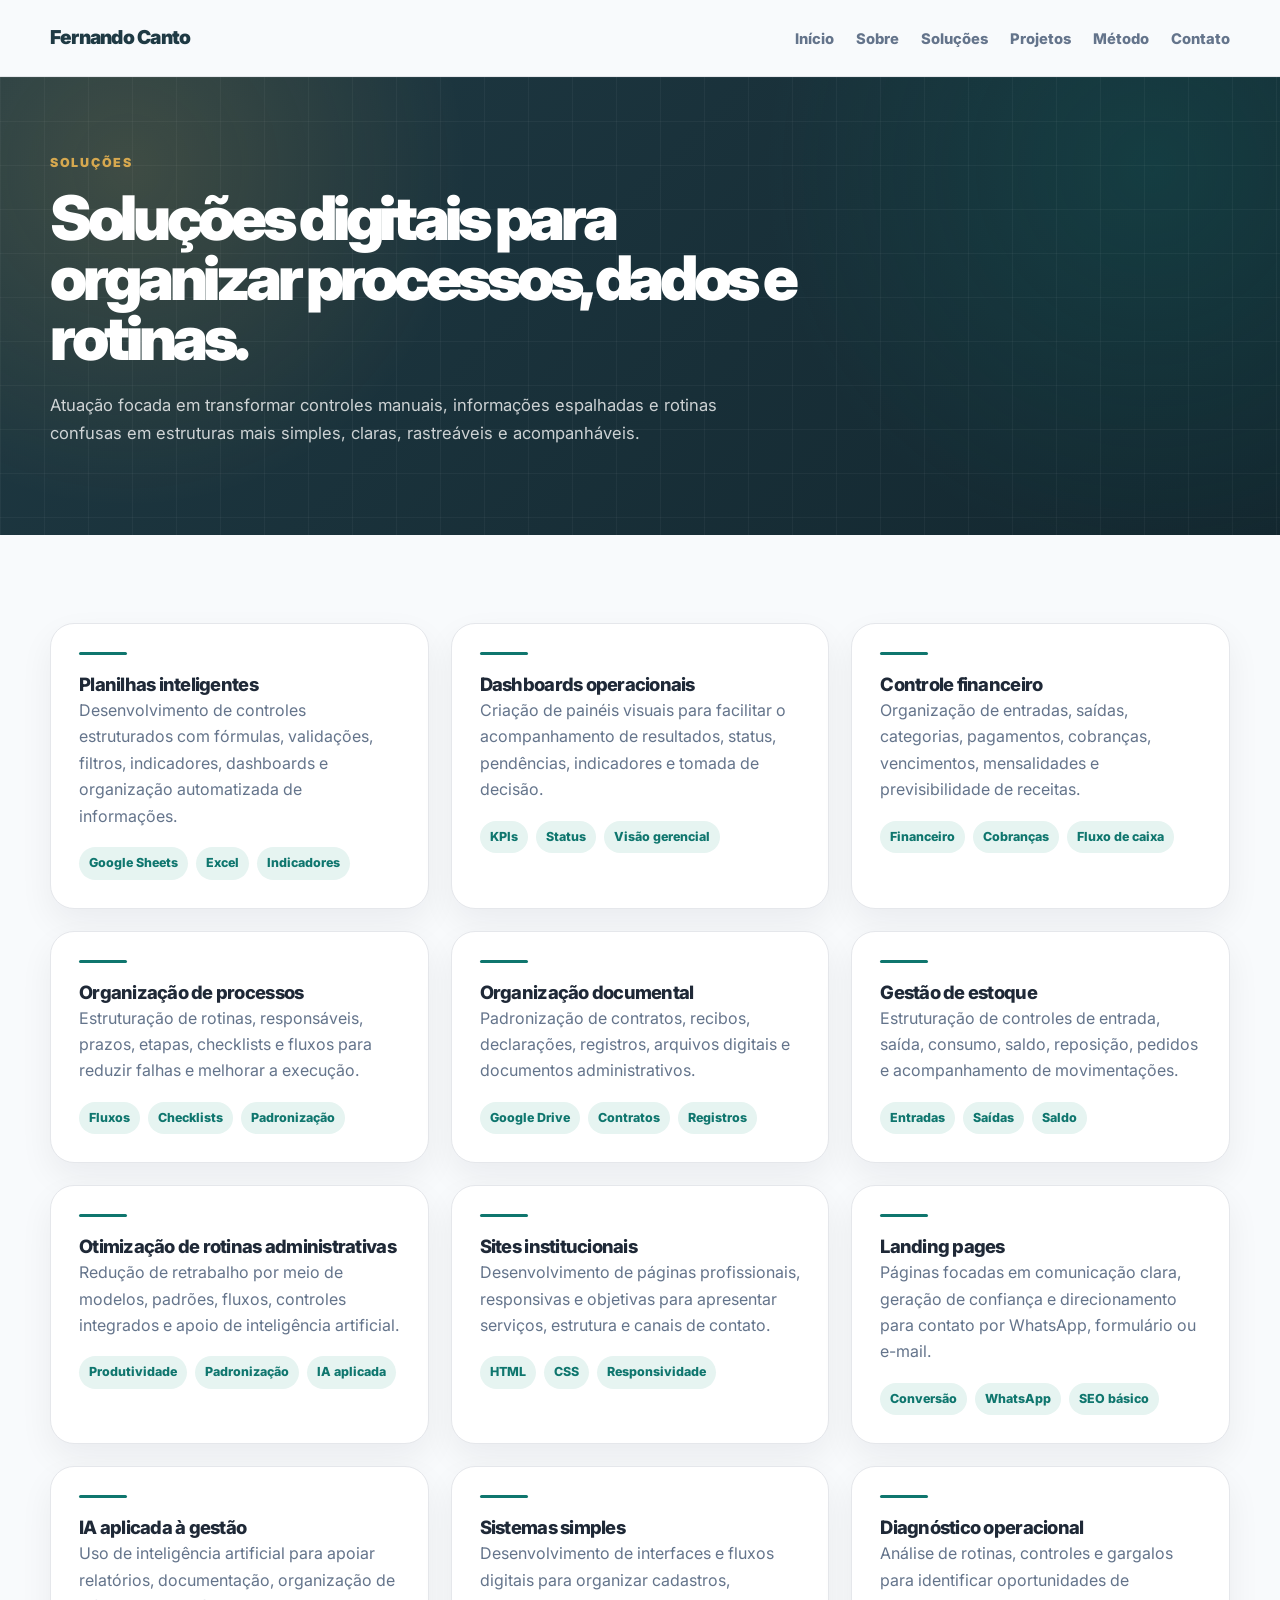
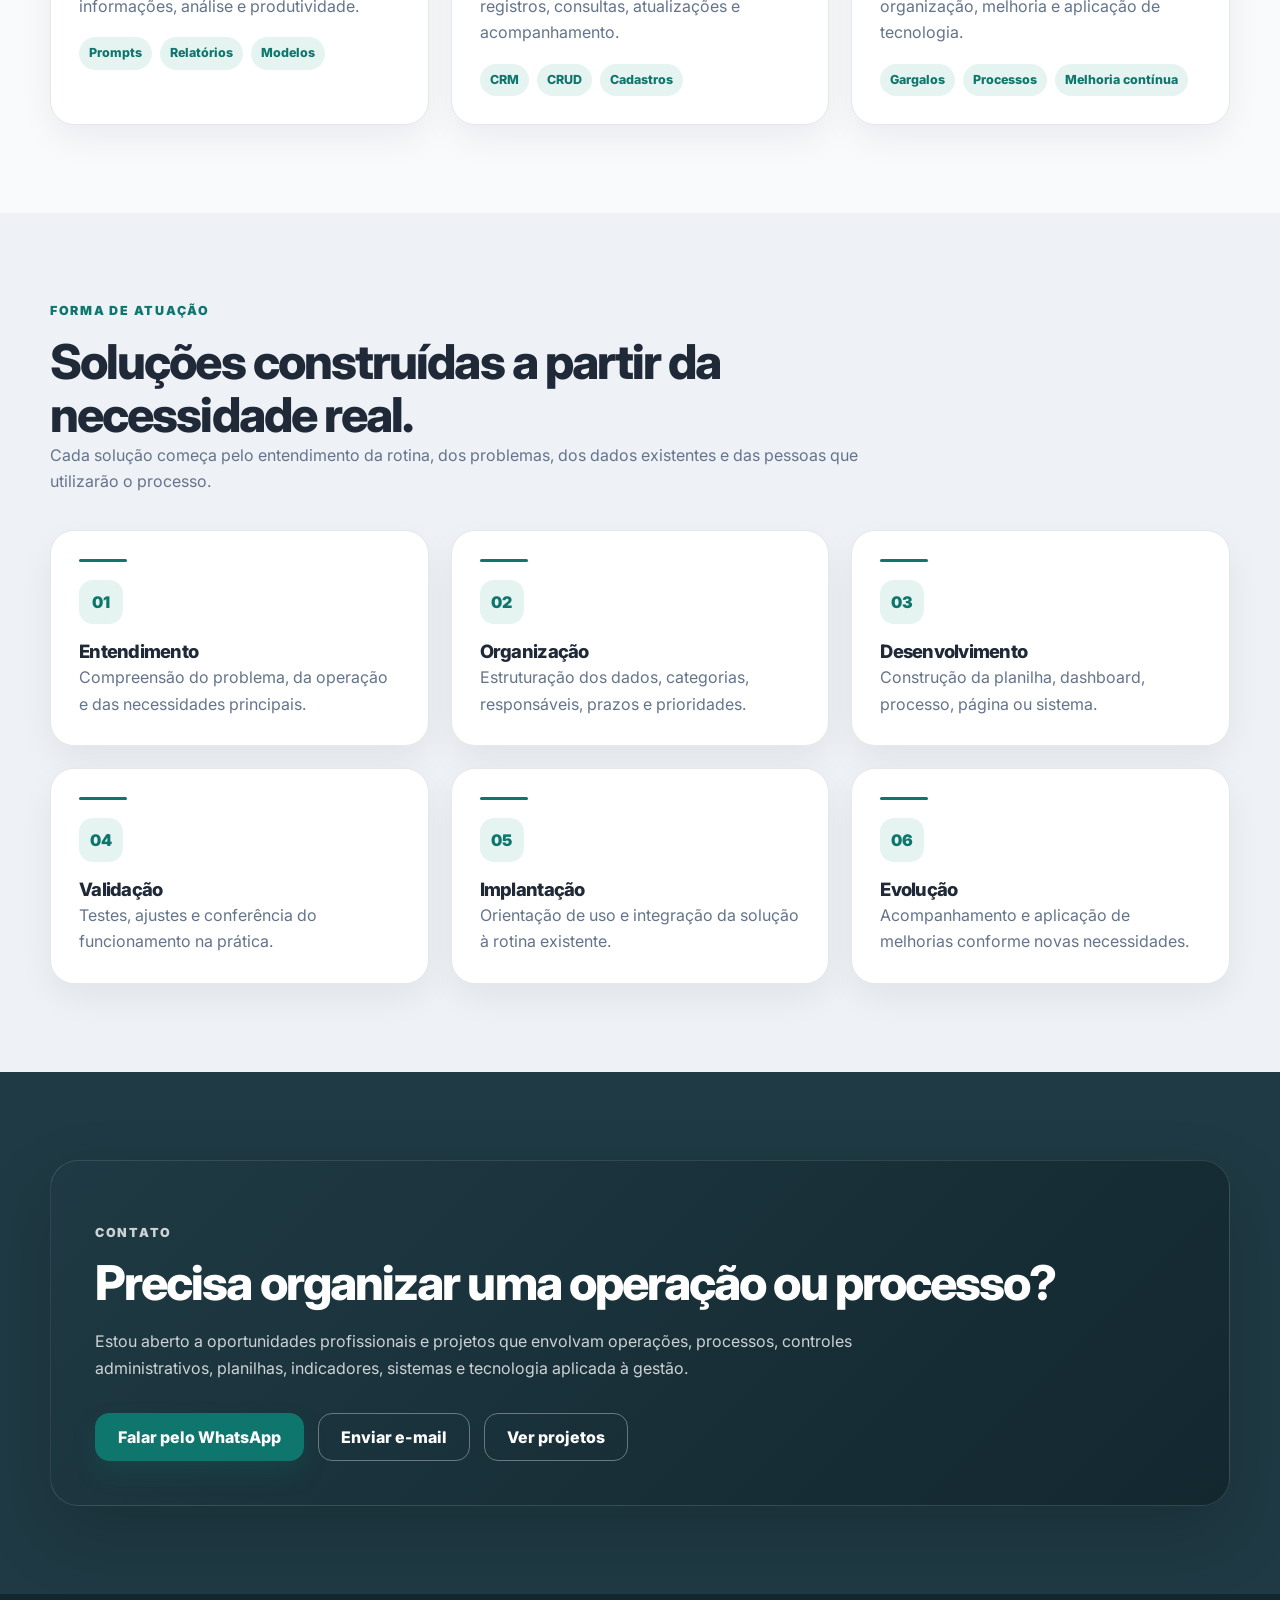
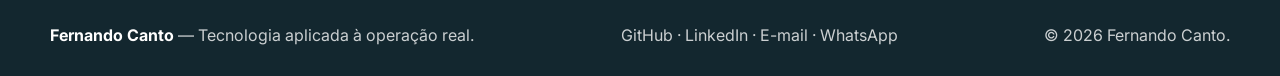
<file: solucoes.html>
<!DOCTYPE html>
<html lang="pt-BR">
<head>
  <meta charset="UTF-8" />
  <meta name="viewport" content="width=device-width, initial-scale=1.0" />

  <title>Soluções | Fernando Canto</title>

  <meta
    name="description"
    content="Soluções em operações, processos e tecnologia: planilhas inteligentes, dashboards, controles administrativos, organização documental, sites e inteligência artificial aplicada."
  />

  <link rel="preconnect" href="https://fonts.googleapis.com" />
  <link rel="preconnect" href="https://fonts.gstatic.com" crossorigin />

  <link
    href="https://fonts.googleapis.com/css2?family=Inter:wght@400;500;600;700;800;900&display=swap"
    rel="stylesheet"
  />

  <link rel="stylesheet" href="assets/css/style.css" />
  <link rel="stylesheet" href="assets/css/components.css" />
  <link rel="stylesheet" href="assets/css/responsive.css" />
</head>

<body>
  <header class="site-header">
    <nav class="navbar container" aria-label="Menu principal">
      <a href="index.html" class="logo">Fernando Canto</a>

      <button
        class="menu-toggle"
        type="button"
        aria-label="Abrir menu"
        aria-expanded="false"
      >
        ☰
      </button>

      <ul class="nav-links">
        <li><a href="index.html#inicio">Início</a></li>
        <li><a href="index.html#sobre">Sobre</a></li>
        <li><a href="solucoes.html">Soluções</a></li>
        <li><a href="projetos.html">Projetos</a></li>
        <li><a href="index.html#metodo">Método</a></li>
        <li><a href="index.html#contato">Contato</a></li>
      </ul>
    </nav>
  </header>

  <main>
    <section class="hero">
      <div class="container">
        <p class="eyebrow">Soluções</p>

        <h1>Soluções digitais para organizar processos, dados e rotinas.</h1>

        <p class="hero-text">
          Atuação focada em transformar controles manuais, informações
          espalhadas e rotinas confusas em estruturas mais simples, claras,
          rastreáveis e acompanháveis.
        </p>
      </div>
    </section>

    <section class="section">
      <div class="container">
        <div class="solutions-grid">
          <article class="card solution-card">
            <h3>Planilhas inteligentes</h3>

            <p>
              Desenvolvimento de controles estruturados com fórmulas,
              validações, filtros, indicadores, dashboards e organização
              automatizada de informações.
            </p>

            <div class="tag-list">
              <span>Google Sheets</span>
              <span>Excel</span>
              <span>Indicadores</span>
            </div>
          </article>

          <article class="card solution-card">
            <h3>Dashboards operacionais</h3>

            <p>
              Criação de painéis visuais para facilitar o acompanhamento de
              resultados, status, pendências, indicadores e tomada de
              decisão.
            </p>

            <div class="tag-list">
              <span>KPIs</span>
              <span>Status</span>
              <span>Visão gerencial</span>
            </div>
          </article>

          <article class="card solution-card">
            <h3>Controle financeiro</h3>

            <p>
              Organização de entradas, saídas, categorias, pagamentos,
              cobranças, vencimentos, mensalidades e previsibilidade de
              receitas.
            </p>

            <div class="tag-list">
              <span>Financeiro</span>
              <span>Cobranças</span>
              <span>Fluxo de caixa</span>
            </div>
          </article>

          <article class="card solution-card">
            <h3>Organização de processos</h3>

            <p>
              Estruturação de rotinas, responsáveis, prazos, etapas,
              checklists e fluxos para reduzir falhas e melhorar a execução.
            </p>

            <div class="tag-list">
              <span>Fluxos</span>
              <span>Checklists</span>
              <span>Padronização</span>
            </div>
          </article>

          <article class="card solution-card">
            <h3>Organização documental</h3>

            <p>
              Padronização de contratos, recibos, declarações, registros,
              arquivos digitais e documentos administrativos.
            </p>

            <div class="tag-list">
              <span>Google Drive</span>
              <span>Contratos</span>
              <span>Registros</span>
            </div>
          </article>

          <article class="card solution-card">
            <h3>Gestão de estoque</h3>

            <p>
              Estruturação de controles de entrada, saída, consumo, saldo,
              reposição, pedidos e acompanhamento de movimentações.
            </p>

            <div class="tag-list">
              <span>Entradas</span>
              <span>Saídas</span>
              <span>Saldo</span>
            </div>
          </article>

          <article class="card solution-card">
            <h3>Otimização de rotinas administrativas</h3>

            <p>
              Redução de retrabalho por meio de modelos, padrões, fluxos,
              controles integrados e apoio de inteligência artificial.
            </p>

            <div class="tag-list">
              <span>Produtividade</span>
              <span>Padronização</span>
              <span>IA aplicada</span>
            </div>
          </article>

          <article class="card solution-card">
            <h3>Sites institucionais</h3>

            <p>
              Desenvolvimento de páginas profissionais, responsivas e
              objetivas para apresentar serviços, estrutura e canais de
              contato.
            </p>

            <div class="tag-list">
              <span>HTML</span>
              <span>CSS</span>
              <span>Responsividade</span>
            </div>
          </article>

          <article class="card solution-card">
            <h3>Landing pages</h3>

            <p>
              Páginas focadas em comunicação clara, geração de confiança e
              direcionamento para contato por WhatsApp, formulário ou e-mail.
            </p>

            <div class="tag-list">
              <span>Conversão</span>
              <span>WhatsApp</span>
              <span>SEO básico</span>
            </div>
          </article>

          <article class="card solution-card">
            <h3>IA aplicada à gestão</h3>

            <p>
              Uso de inteligência artificial para apoiar relatórios,
              documentação, organização de informações, análise e
              produtividade.
            </p>

            <div class="tag-list">
              <span>Prompts</span>
              <span>Relatórios</span>
              <span>Modelos</span>
            </div>
          </article>

          <article class="card solution-card">
            <h3>Sistemas simples</h3>

            <p>
              Desenvolvimento de interfaces e fluxos digitais para organizar
              cadastros, registros, consultas, atualizações e acompanhamento.
            </p>

            <div class="tag-list">
              <span>CRM</span>
              <span>CRUD</span>
              <span>Cadastros</span>
            </div>
          </article>

          <article class="card solution-card">
            <h3>Diagnóstico operacional</h3>

            <p>
              Análise de rotinas, controles e gargalos para identificar
              oportunidades de organização, melhoria e aplicação de
              tecnologia.
            </p>

            <div class="tag-list">
              <span>Gargalos</span>
              <span>Processos</span>
              <span>Melhoria contínua</span>
            </div>
          </article>
        </div>
      </div>
    </section>

    <section class="section section-alt">
      <div class="container">
        <div class="section-header">
          <p class="eyebrow">Forma de atuação</p>

          <h2>Soluções construídas a partir da necessidade real.</h2>

          <p>
            Cada solução começa pelo entendimento da rotina, dos problemas,
            dos dados existentes e das pessoas que utilizarão o processo.
          </p>
        </div>

        <div class="method-grid">
          <article class="card method-card">
            <span>01</span>

            <h3>Entendimento</h3>

            <p>
              Compreensão do problema, da operação e das necessidades
              principais.
            </p>
          </article>

          <article class="card method-card">
            <span>02</span>

            <h3>Organização</h3>

            <p>
              Estruturação dos dados, categorias, responsáveis, prazos e
              prioridades.
            </p>
          </article>

          <article class="card method-card">
            <span>03</span>

            <h3>Desenvolvimento</h3>

            <p>
              Construção da planilha, dashboard, processo, página ou sistema.
            </p>
          </article>

          <article class="card method-card">
            <span>04</span>

            <h3>Validação</h3>

            <p>
              Testes, ajustes e conferência do funcionamento na prática.
            </p>
          </article>

          <article class="card method-card">
            <span>05</span>

            <h3>Implantação</h3>

            <p>
              Orientação de uso e integração da solução à rotina existente.
            </p>
          </article>

          <article class="card method-card">
            <span>06</span>

            <h3>Evolução</h3>

            <p>
              Acompanhamento e aplicação de melhorias conforme novas
              necessidades.
            </p>
          </article>
        </div>
      </div>
    </section>

    <section class="contact section">
      <div class="container">
        <div class="contact-box">
          <p class="eyebrow">Contato</p>

          <h2>Precisa organizar uma operação ou processo?</h2>

          <p>
            Estou aberto a oportunidades profissionais e projetos que
            envolvam operações, processos, controles administrativos,
            planilhas, indicadores, sistemas e tecnologia aplicada à gestão.
          </p>

          <div class="hero-actions">
            <a
              href="https://wa.me/5581997155279"
              class="btn btn-primary"
              target="_blank"
              rel="noopener"
            >
              Falar pelo WhatsApp
            </a>

            <a
              href="mailto:fcanto08@gmail.com"
              class="btn btn-secondary"
            >
              Enviar e-mail
            </a>

            <a
              href="projetos.html"
              class="btn btn-secondary"
            >
              Ver projetos
            </a>
          </div>
        </div>
      </div>
    </section>
  </main>

  <footer class="footer">
    <div class="container footer-content">
      <p>
        <strong>Fernando Canto</strong> — Tecnologia aplicada à operação real.
      </p>

      <p>
        <a
          href="https://github.com/FernandoTechSeeker"
          target="_blank"
          rel="noopener"
        >
          GitHub
        </a>
        ·
        <a
          href="https://www.linkedin.com/in/fernandocanto/"
          target="_blank"
          rel="noopener"
        >
          LinkedIn
        </a>
        ·
        <a href="mailto:fcanto08@gmail.com">E-mail</a>
        ·
        <a
          href="https://wa.me/5581997155279"
          target="_blank"
          rel="noopener"
        >
          WhatsApp
        </a>
      </p>

      <p>
        © <span id="current-year">2026</span> Fernando Canto.
      </p>
    </div>
  </footer>

  <script src="assets/js/main.js"></script>
</body>
</html>
</file>
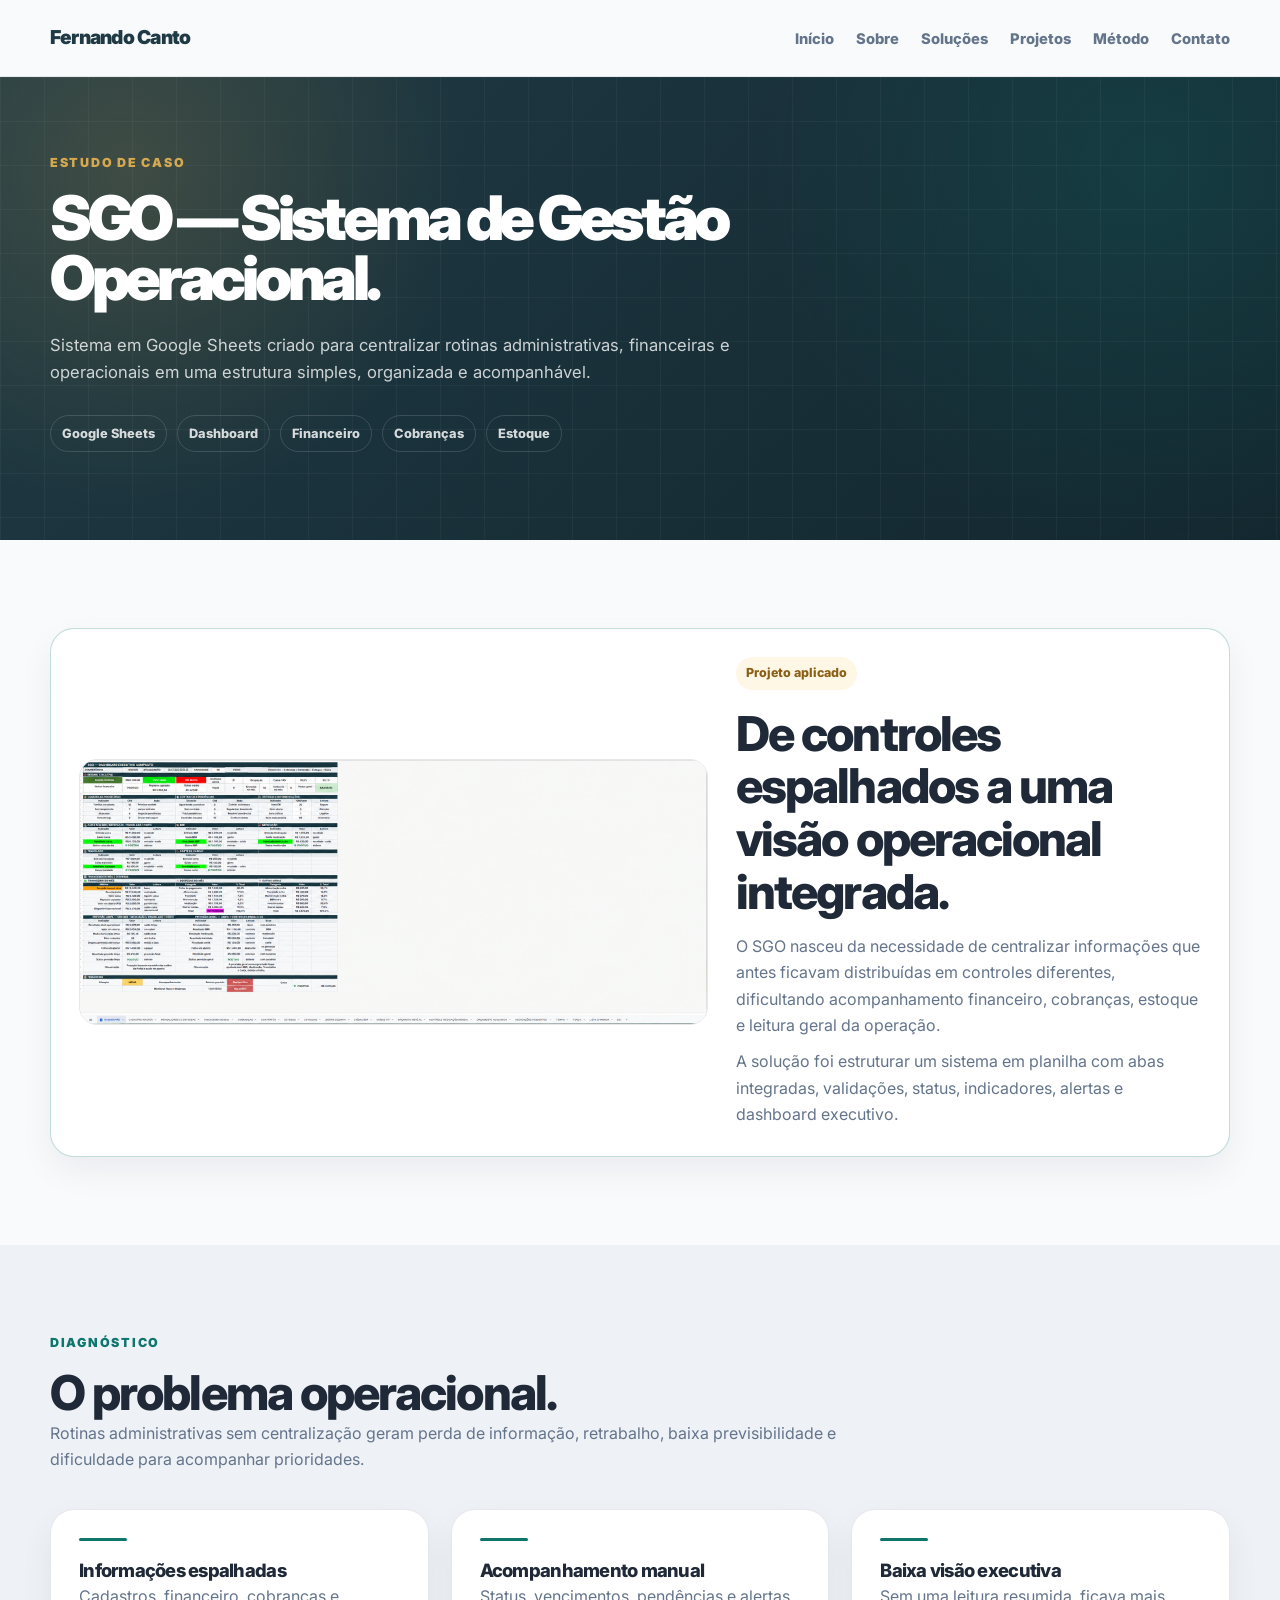
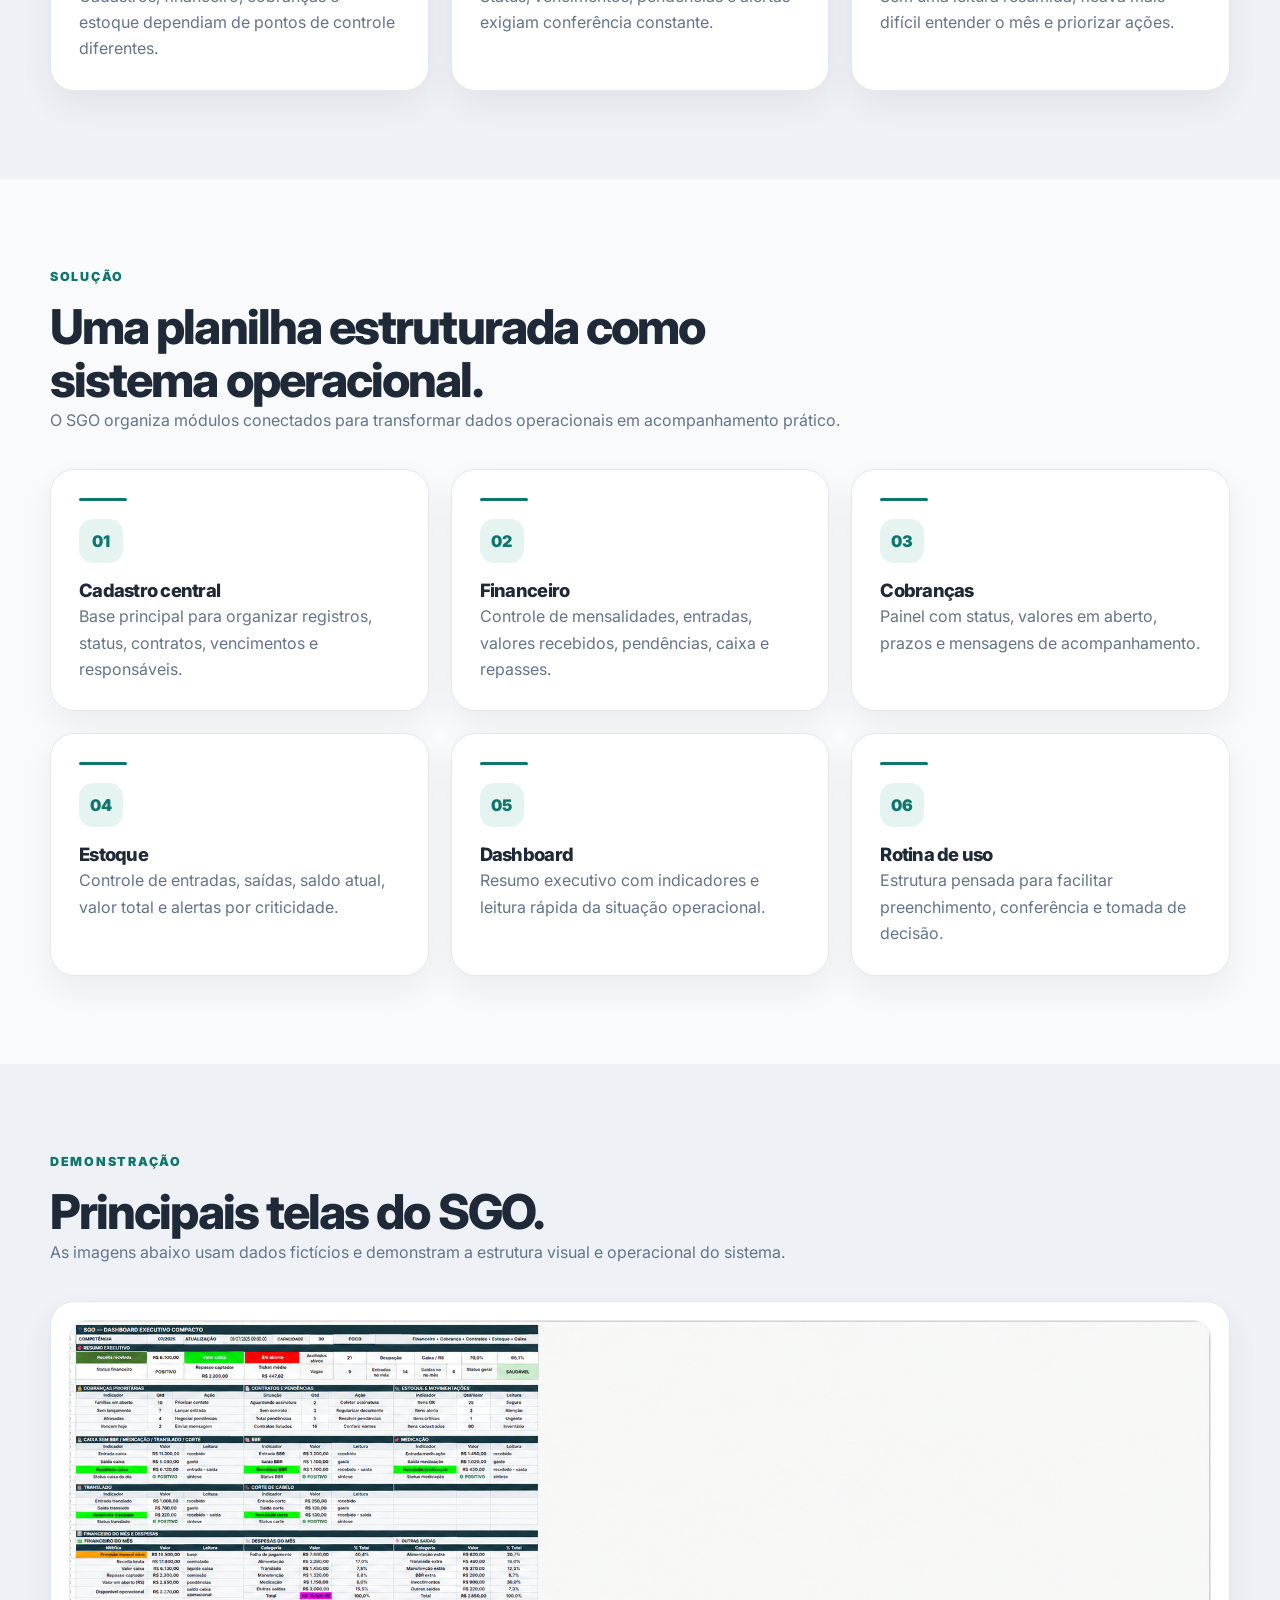
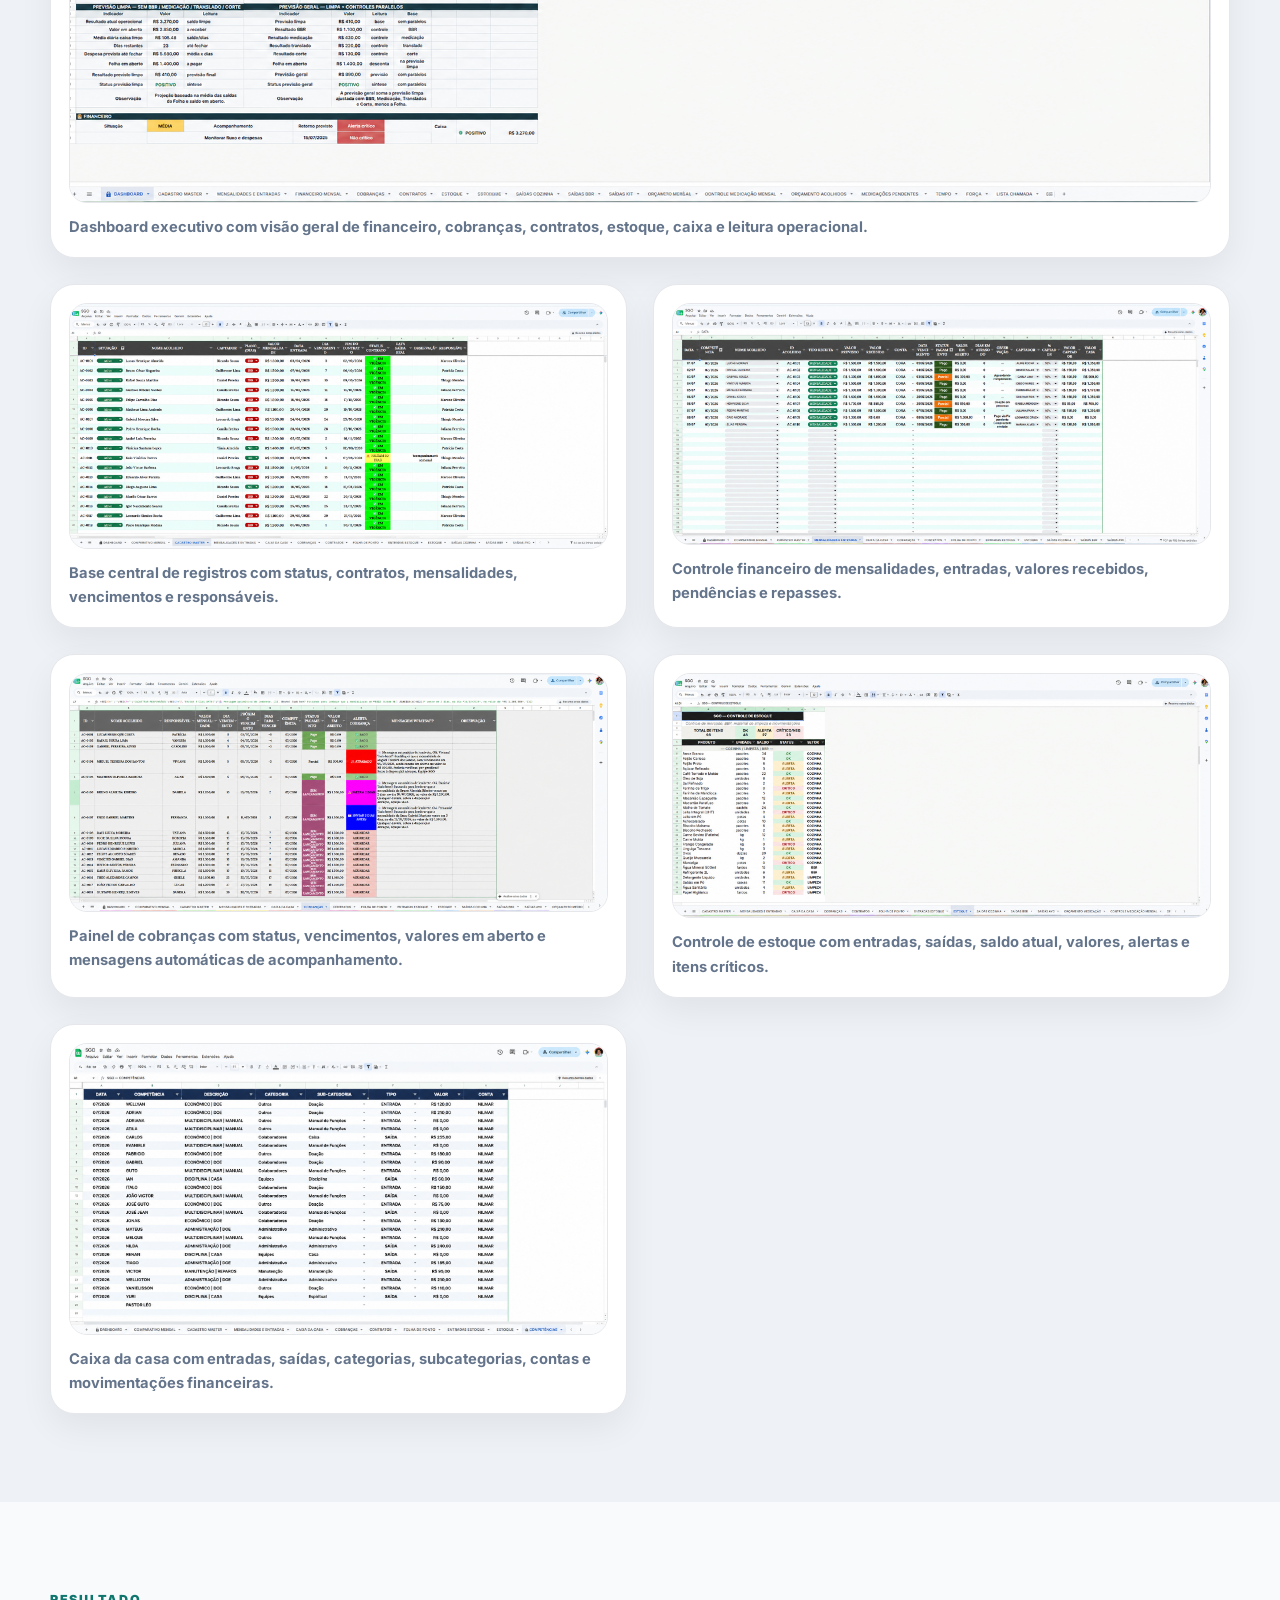
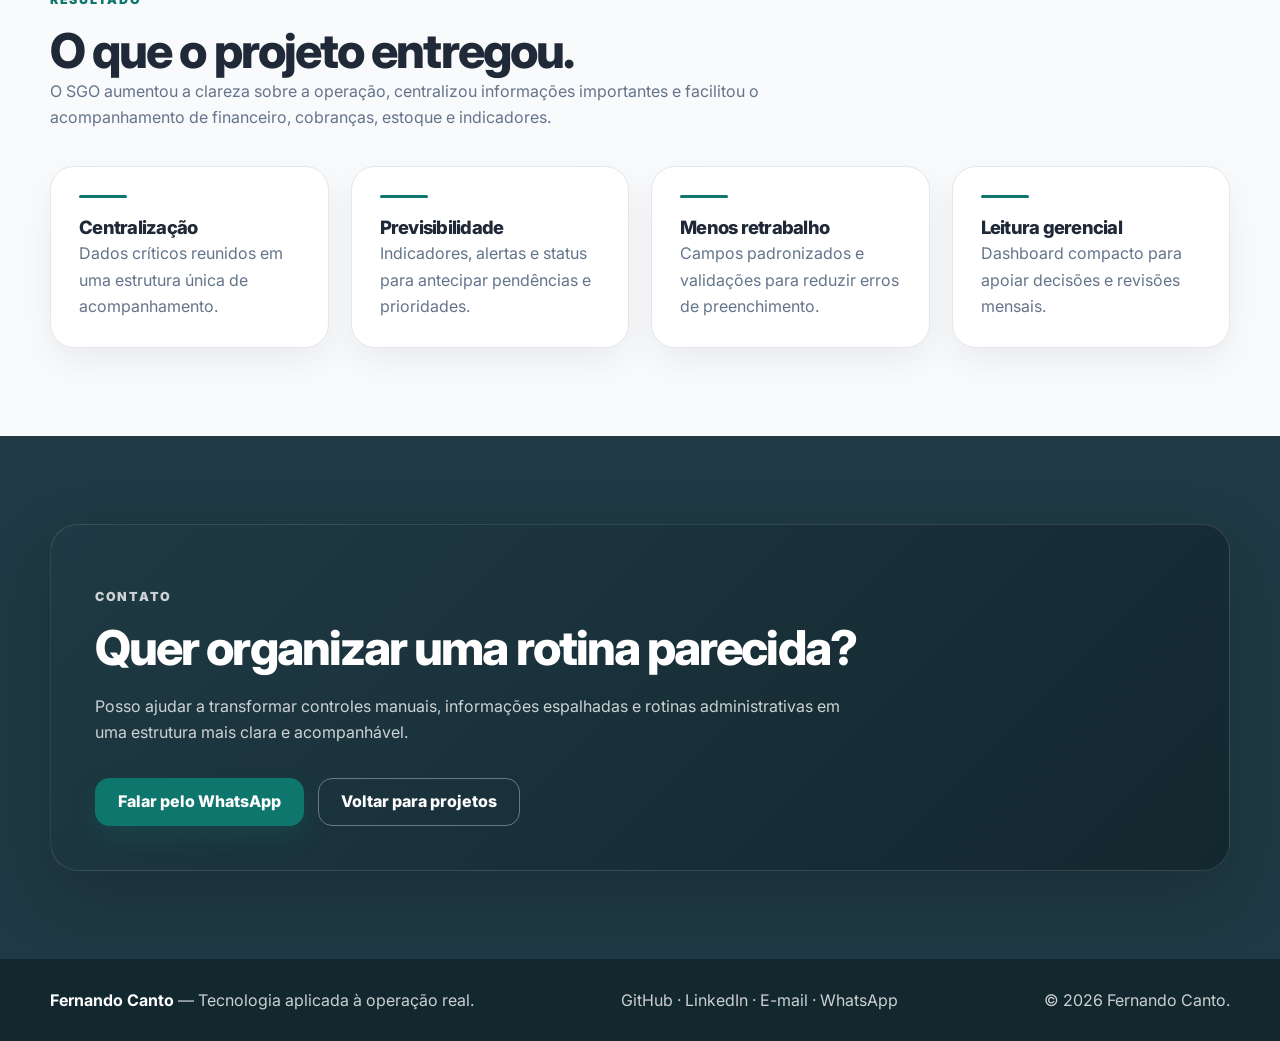
<file: cases/sgo.html>
<!DOCTYPE html>
<html lang="pt-BR">
<head>
  <meta charset="UTF-8" />
  <meta name="viewport" content="width=device-width, initial-scale=1.0" />
  <title>Case SGO | Fernando Canto</title>
  <meta name="description" content="Estudo de caso do SGO, sistema de gestão operacional em Google Sheets para organizar rotinas administrativas, financeiras, cobranças, estoque e indicadores." />
  <link rel="preconnect" href="https://fonts.googleapis.com" />
  <link rel="preconnect" href="https://fonts.gstatic.com" crossorigin />
  <link href="https://fonts.googleapis.com/css2?family=Inter:wght@400;500;600;700;800;900&display=swap" rel="stylesheet" />
  <link rel="stylesheet" href="../assets/css/style.css" />
  <link rel="stylesheet" href="../assets/css/components.css" />
  <link rel="stylesheet" href="../assets/css/responsive.css" />
</head>
<body>
  <header class="site-header">
    <nav class="navbar container" aria-label="Menu principal">
      <a href="../index.html" class="logo">Fernando Canto</a>
      <button class="menu-toggle" type="button" aria-label="Abrir menu" aria-expanded="false">☰</button>
      <ul class="nav-links">
        <li><a href="../index.html#inicio">Início</a></li>
        <li><a href="../index.html#sobre">Sobre</a></li>
        <li><a href="../solucoes.html">Soluções</a></li>
        <li><a href="../projetos.html">Projetos</a></li>
        <li><a href="../index.html#metodo">Método</a></li>
        <li><a href="../index.html#contato">Contato</a></li>
      </ul>
    </nav>
  </header>

  <main>
    <section class="hero case-hero">
      <div class="container">
        <p class="eyebrow">Estudo de caso</p>
        <h1>SGO — Sistema de Gestão Operacional.</h1>
        <p class="hero-text">Sistema em Google Sheets criado para centralizar rotinas administrativas, financeiras e operacionais em uma estrutura simples, organizada e acompanhável.</p>
        <div class="hero-tags" aria-label="Ferramentas e áreas do projeto">
          <span>Google Sheets</span><span>Dashboard</span><span>Financeiro</span><span>Cobranças</span><span>Estoque</span>
        </div>
      </div>
    </section>

    <section class="section">
      <div class="container">
        <div class="case-cover card-featured">
          <img src="../assets/img/projetos/sgo/dash.png" alt="Dashboard executivo do SGO com indicadores financeiros, cobranças, estoque e caixa" />
          <div>
            <span class="tag tag-accent">Projeto aplicado</span>
            <h2>De controles espalhados a uma visão operacional integrada.</h2>
            <p>O SGO nasceu da necessidade de centralizar informações que antes ficavam distribuídas em controles diferentes, dificultando acompanhamento financeiro, cobranças, estoque e leitura geral da operação.</p>
            <p>A solução foi estruturar um sistema em planilha com abas integradas, validações, status, indicadores, alertas e dashboard executivo.</p>
          </div>
        </div>
      </div>
    </section>

    <section class="section section-alt">
      <div class="container">
        <div class="section-header">
          <p class="eyebrow">Diagnóstico</p>
          <h2>O problema operacional.</h2>
          <p>Rotinas administrativas sem centralização geram perda de informação, retrabalho, baixa previsibilidade e dificuldade para acompanhar prioridades.</p>
        </div>
        <div class="solutions-grid">
          <article class="card"><h3>Informações espalhadas</h3><p>Cadastros, financeiro, cobranças e estoque dependiam de pontos de controle diferentes.</p></article>
          <article class="card"><h3>Acompanhamento manual</h3><p>Status, vencimentos, pendências e alertas exigiam conferência constante.</p></article>
          <article class="card"><h3>Baixa visão executiva</h3><p>Sem uma leitura resumida, ficava mais difícil entender o mês e priorizar ações.</p></article>
        </div>
      </div>
    </section>

    <section class="section">
      <div class="container">
        <div class="section-header">
          <p class="eyebrow">Solução</p>
          <h2>Uma planilha estruturada como sistema operacional.</h2>
          <p>O SGO organiza módulos conectados para transformar dados operacionais em acompanhamento prático.</p>
        </div>
        <div class="method-grid">
          <article class="card method-card"><span>01</span><h3>Cadastro central</h3><p>Base principal para organizar registros, status, contratos, vencimentos e responsáveis.</p></article>
          <article class="card method-card"><span>02</span><h3>Financeiro</h3><p>Controle de mensalidades, entradas, valores recebidos, pendências, caixa e repasses.</p></article>
          <article class="card method-card"><span>03</span><h3>Cobranças</h3><p>Painel com status, valores em aberto, prazos e mensagens de acompanhamento.</p></article>
          <article class="card method-card"><span>04</span><h3>Estoque</h3><p>Controle de entradas, saídas, saldo atual, valor total e alertas por criticidade.</p></article>
          <article class="card method-card"><span>05</span><h3>Dashboard</h3><p>Resumo executivo com indicadores e leitura rápida da situação operacional.</p></article>
          <article class="card method-card"><span>06</span><h3>Rotina de uso</h3><p>Estrutura pensada para facilitar preenchimento, conferência e tomada de decisão.</p></article>
        </div>
      </div>
    </section>

    <section class="section section-alt">
      <div class="container">
        <div class="section-header">
          <p class="eyebrow">Demonstração</p>
          <h2>Principais telas do SGO.</h2>
          <p>As imagens abaixo usam dados fictícios e demonstram a estrutura visual e operacional do sistema.</p>
        </div>
        <div class="case-gallery">
          <figure class="case-image case-image-wide">
            <img src="../assets/img/projetos/sgo/dash.png" alt="Dashboard executivo do SGO" />
            <figcaption>Dashboard executivo com visão geral de financeiro, cobranças, contratos, estoque, caixa e leitura operacional.</figcaption>
          </figure>
          <figure class="case-image">
            <img src="../assets/img/projetos/sgo/master.png" alt="Cadastro master do SGO" />
            <figcaption>Base central de registros com status, contratos, mensalidades, vencimentos e responsáveis.</figcaption>
          </figure>
          <figure class="case-image">
            <img src="../assets/img/projetos/sgo/mensalidade.png" alt="Controle de mensalidades e entradas do SGO" />
            <figcaption>Controle financeiro de mensalidades, entradas, valores recebidos, pendências e repasses.</figcaption>
          </figure>
          <figure class="case-image">
            <img src="../assets/img/projetos/sgo/cobranca.png" alt="Painel de cobranças do SGO" />
            <figcaption>Painel de cobranças com status, vencimentos, valores em aberto e mensagens automáticas de acompanhamento.</figcaption>
          </figure>
          <figure class="case-image">
            <img src="../assets/img/projetos/sgo/estoque.png" alt="Controle de estoque do SGO" />
            <figcaption>Controle de estoque com entradas, saídas, saldo atual, valores, alertas e itens críticos.</figcaption>
          </figure>
          <figure class="case-image">
            <img src="../assets/img/projetos/sgo/caixa.png" alt="Caixa da casa do SGO" />
            <figcaption>Caixa da casa com entradas, saídas, categorias, subcategorias, contas e movimentações financeiras.</figcaption>
          </figure>
        </div>
      </div>
    </section>

    <section class="section">
      <div class="container">
        <div class="section-header">
          <p class="eyebrow">Resultado</p>
          <h2>O que o projeto entregou.</h2>
          <p>O SGO aumentou a clareza sobre a operação, centralizou informações importantes e facilitou o acompanhamento de financeiro, cobranças, estoque e indicadores.</p>
        </div>
        <div class="value-grid">
          <article class="value-card"><h3>Centralização</h3><p>Dados críticos reunidos em uma estrutura única de acompanhamento.</p></article>
          <article class="value-card"><h3>Previsibilidade</h3><p>Indicadores, alertas e status para antecipar pendências e prioridades.</p></article>
          <article class="value-card"><h3>Menos retrabalho</h3><p>Campos padronizados e validações para reduzir erros de preenchimento.</p></article>
          <article class="value-card"><h3>Leitura gerencial</h3><p>Dashboard compacto para apoiar decisões e revisões mensais.</p></article>
        </div>
      </div>
    </section>

    <section class="contact section">
      <div class="container">
        <div class="contact-box">
          <p class="eyebrow">Contato</p>
          <h2>Quer organizar uma rotina parecida?</h2>
          <p>Posso ajudar a transformar controles manuais, informações espalhadas e rotinas administrativas em uma estrutura mais clara e acompanhável.</p>
          <div class="hero-actions">
            <a href="https://wa.me/5581997155279" class="btn btn-primary" target="_blank" rel="noopener">Falar pelo WhatsApp</a>
            <a href="../projetos.html" class="btn btn-secondary">Voltar para projetos</a>
          </div>
        </div>
      </div>
    </section>
  </main>

  <footer class="footer"><div class="container footer-content"><p><strong>Fernando Canto</strong> — Tecnologia aplicada à operação real.</p><p><a href="https://github.com/FernandoTechSeeker" target="_blank" rel="noopener">GitHub</a> · <a href="https://www.linkedin.com/in/fernandocanto/" target="_blank" rel="noopener">LinkedIn</a> · <a href="mailto:fcanto08@gmail.com">E-mail</a> · <a href="https://wa.me/5581997155279" target="_blank" rel="noopener">WhatsApp</a></p><p>© <span id="current-year">2026</span> Fernando Canto.</p></div></footer>
  <script src="../assets/js/main.js"></script>
</body>
</html>
</file>
<file: assets/css/style.css>
:root {
  --color-bg: #F8FAFC;
  --color-bg-alt: #EEF2F6;
  --color-card: #FFFFFF;
  --color-primary: #1F3A44;
  --color-primary-dark: #13272F;
  --color-secondary: #0F766E;
  --color-secondary-dark: #0B5F59;
  --color-accent: #D6A84F;
  --color-text: #1F2937;
  --color-muted: #64748B;
  --color-border: #E5E7EB;
  --shadow-card: 0 14px 34px rgba(15, 23, 42, 0.06);
  --shadow-card-hover: 0 22px 54px rgba(15, 23, 42, 0.10);
  --radius-md: 18px;
  --radius-lg: 24px;
  --radius-xl: 28px;
  --container: 1180px;
}

* {
  margin: 0;
  padding: 0;
  box-sizing: border-box;
}

html {
  scroll-behavior: smooth;
}

body {
  font-family: "Inter", Arial, sans-serif;
  background: var(--color-bg);
  color: var(--color-text);
  line-height: 1.65;
}

a {
  color: inherit;
  text-decoration: none;
}

ul {
  list-style: none;
}

img {
  max-width: 100%;
  display: block;
}

.container {
  width: min(100% - 32px, var(--container));
  margin: 0 auto;
}

.section {
  padding: 88px 0;
}

.section-alt {
  background: var(--color-bg-alt);
}

.section-header {
  max-width: 820px;
  margin-bottom: 36px;
}

.section-header.compact {
  max-width: 900px;
}

.eyebrow {
  margin-bottom: 14px;
  color: var(--color-secondary);
  font-size: 0.78rem;
  font-weight: 900;
  letter-spacing: 0.14em;
  text-transform: uppercase;
}

h1,
h2,
h3 {
  color: var(--color-text);
  letter-spacing: -0.04em;
}

h1 {
  font-size: clamp(2.6rem, 6vw, 4.8rem);
  font-weight: 900;
  line-height: 0.98;
}

h2 {
  font-size: clamp(2rem, 4vw, 3rem);
  font-weight: 800;
  line-height: 1.1;
}

h3 {
  font-size: 1.15rem;
  font-weight: 800;
  line-height: 1.3;
}

p {
  color: var(--color-muted);
  font-size: 1rem;
}

strong {
  color: var(--color-text);
}

blockquote {
  margin-top: 28px;
  padding: 22px;
  border-left: 4px solid var(--color-accent);
  border-radius: 0 var(--radius-md) var(--radius-md) 0;
  background: #FFF7E6;
  color: var(--color-primary);
  font-weight: 700;
}

.note {
  margin-top: 18px;
  font-size: 0.88rem;
}

.footer {
  padding: 28px 0;
  background: var(--color-primary-dark);
  color: #FFFFFF;
}

.footer p {
  color: rgba(255, 255, 255, 0.78);
}

.footer strong {
  color: #FFFFFF;
}

.footer-content {
  display: flex;
  align-items: center;
  justify-content: space-between;
  gap: 18px;
}
</file>
<file: assets/css/components.css>
.site-header {
  position: sticky;
  top: 0;
  z-index: 50;
  background: rgba(248, 250, 252, 0.92);
  backdrop-filter: blur(14px);
  border-bottom: 1px solid var(--color-border);
}

.navbar {
  min-height: 76px;
  display: flex;
  align-items: center;
  justify-content: space-between;
  gap: 24px;
}

.logo {
  color: var(--color-primary);
  font-size: 1.2rem;
  font-weight: 900;
  letter-spacing: -0.04em;
}

.nav-links {
  display: flex;
  align-items: center;
  gap: 22px;
}

.nav-links a {
  color: var(--color-muted);
  font-size: 0.92rem;
  font-weight: 800;
}

.nav-links a:hover {
  color: var(--color-secondary);
}

.menu-toggle {
  display: none;
  width: 44px;
  height: 44px;
  border: 1px solid var(--color-border);
  border-radius: 12px;
  background: #FFFFFF;
  color: var(--color-primary);
  font-size: 1.2rem;
  font-weight: 900;
}

.btn {
  display: inline-flex;
  min-height: 48px;
  align-items: center;
  justify-content: center;
  padding: 0 22px;
  border: 1px solid transparent;
  border-radius: 14px;
  font-weight: 800;
  transition: 0.2s ease;
}

.btn:hover {
  transform: translateY(-2px);
}

.btn-primary {
  background: var(--color-secondary);
  color: #FFFFFF;
  border-color: var(--color-secondary);
  box-shadow: 0 12px 24px rgba(15, 118, 110, 0.20);
}

.btn-primary:hover {
  background: var(--color-secondary-dark);
}

.btn-secondary {
  background: transparent;
  color: var(--color-secondary);
  border-color: rgba(15, 118, 110, 0.35);
}

.btn-secondary:hover {
  background: #E6F4F1;
}

.hero .btn-secondary,
.contact .btn-secondary {
  color: #FFFFFF;
  border-color: rgba(255, 255, 255, 0.35);
}

.hero .btn-secondary:hover,
.contact .btn-secondary:hover {
  background: rgba(255, 255, 255, 0.10);
}

.card,
.value-card,
.about-side-card,
.card-featured {
  background: var(--color-card);
  border: 1px solid var(--color-border);
  border-radius: var(--radius-lg);
  box-shadow: var(--shadow-card);
}

.card,
.value-card,
.about-side-card {
  padding: 28px;
}

.card {
  transition: 0.2s ease;
}

.card:hover {
  transform: translateY(-4px);
  box-shadow: var(--shadow-card-hover);
}

.card::before,
.value-card::before {
  content: "";
  display: block;
  width: 48px;
  height: 3px;
  margin-bottom: 18px;
  border-radius: 999px;
  background: var(--color-secondary);
}

.tag,
.tag-list span {
  display: inline-flex;
  width: fit-content;
  align-items: center;
  padding: 6px 10px;
  border-radius: 999px;
  background: #E6F4F1;
  color: var(--color-secondary);
  font-size: 0.78rem;
  font-weight: 800;
}

.tag-accent {
  background: #FFF7E6;
  color: #8A5F16;
}

.tag-list {
  display: flex;
  flex-wrap: wrap;
  gap: 8px;
  margin-top: 18px;
}

.link-action {
  display: inline-flex;
  margin-top: 14px;
  color: var(--color-secondary);
  font-weight: 900;
}

.hero {
  position: relative;
  overflow: hidden;
  padding: 76px 0 88px;
  background:
    radial-gradient(circle at 10% 20%, rgba(214, 168, 79, 0.18), transparent 28%),
    radial-gradient(circle at 90% 20%, rgba(15, 118, 110, 0.22), transparent 32%),
    linear-gradient(135deg, var(--color-primary), var(--color-primary-dark));
  color: #FFFFFF;
}

.hero::before {
  content: "";
  position: absolute;
  inset: 0;
  background-image:
    linear-gradient(rgba(255, 255, 255, 0.04) 1px, transparent 1px),
    linear-gradient(90deg, rgba(255, 255, 255, 0.04) 1px, transparent 1px);
  background-size: 44px 44px;
}

.hero-grid,
.hero > .container {
  position: relative;
}

.hero-grid {
  display: grid;
  grid-template-columns: minmax(0, 1.05fr) minmax(300px, 0.72fr);
  gap: 64px;
  align-items: start;
}

.hero h1,
.hero h2,
.hero h3 {
  color: #FFFFFF;
}

.hero h1 {
  max-width: 760px;
  font-size: clamp(3rem, 4.8vw, 5.35rem);
  line-height: 0.98;
  letter-spacing: -0.07em;
}

.case-hero h1 {
  max-width: 980px;
}

.hero .eyebrow {
  color: var(--color-accent);
}

.hero-text {
  max-width: 720px;
  margin-top: 24px;
  color: rgba(255, 255, 255, 0.78);
  font-size: 1.04rem;
}

.hero-actions {
  display: flex;
  flex-wrap: wrap;
  gap: 14px;
  margin-top: 32px;
}

.hero-tags {
  display: flex;
  flex-wrap: wrap;
  gap: 10px;
  margin-top: 28px;
}

.hero-tags span {
  padding: 7px 11px;
  border: 1px solid rgba(255, 255, 255, 0.14);
  border-radius: 999px;
  color: rgba(255, 255, 255, 0.82);
  font-size: 0.8rem;
  font-weight: 800;
}

.hero-photo-card {
  position: relative;
  justify-self: end;
  align-self: start;
  width: min(100%, 360px);
  margin-top: -18px;
  padding: 12px;
  border: 1px solid rgba(255, 255, 255, 0.14);
  border-radius: 30px;
  background: rgba(255, 255, 255, 0.08);
  box-shadow: 0 28px 70px rgba(0, 0, 0, 0.22);
}

.hero-photo {
  width: 100%;
  aspect-ratio: 4 / 5;
  object-fit: cover;
  object-position: center top;
  border: 1px solid rgba(255, 255, 255, 0.18);
  border-radius: 22px;
}

.hero-photo-badge {
  position: absolute;
  left: 22px;
  right: 22px;
  bottom: 22px;
  padding: 9px 12px;
  border: 1px solid rgba(214, 168, 79, 0.35);
  border-radius: 14px;
  background: rgba(19, 39, 47, 0.86);
  color: #FFFFFF;
  font-size: 0.76rem;
  font-weight: 900;
  letter-spacing: 0.04em;
  text-align: center;
}

.value-grid,
.solutions-grid,
.method-grid {
  display: grid;
  grid-template-columns: repeat(3, 1fr);
  gap: 22px;
}

.value-grid {
  grid-template-columns: repeat(4, 1fr);
}

.about-grid {
  display: grid;
  grid-template-columns: 1.35fr 0.65fr;
  gap: 36px;
  align-items: start;
}

.about-grid p {
  margin-top: 16px;
  font-size: 1.04rem;
}

.about-side-card {
  border-left: 4px solid var(--color-secondary);
}

.about-side-card ul {
  display: grid;
  gap: 10px;
  margin-top: 18px;
}

.about-side-card li {
  color: var(--color-muted);
  font-weight: 700;
}

.project-featured {
  display: grid;
  grid-template-columns: 0.9fr 1.1fr;
  gap: 28px;
  padding: 28px;
  border-color: rgba(214, 168, 79, 0.45);
}

.project-placeholder {
  display: grid;
  min-height: 320px;
  place-items: center;
  border-radius: 20px;
  background: linear-gradient(135deg, var(--color-primary), var(--color-primary-dark));
  color: #FFFFFF;
  font-size: clamp(2.5rem, 6vw, 4rem);
  font-weight: 900;
  letter-spacing: -0.06em;
}

.project-featured h3 {
  margin-top: 18px;
  margin-bottom: 14px;
  font-size: 1.55rem;
}

.project-featured p {
  margin-top: 10px;
}

.project-grid,
.skills-grid,
.workstyle-grid {
  display: grid;
  grid-template-columns: repeat(2, 1fr);
  gap: 22px;
  margin-top: 22px;
}

.workstyle-grid {
  grid-template-columns: repeat(3, 1fr);
}

.method-card span {
  display: grid;
  width: 44px;
  height: 44px;
  place-items: center;
  margin-bottom: 16px;
  border-radius: 14px;
  background: #E6F4F1;
  color: var(--color-secondary);
  font-weight: 900;
}

.case-cover {
  display: grid;
  grid-template-columns: 1.15fr 0.85fr;
  gap: 28px;
  align-items: center;
  padding: 28px;
  border-color: rgba(15, 118, 110, 0.25);
}

.case-cover img,
.case-image img {
  width: 100%;
  border-radius: 18px;
  border: 1px solid var(--color-border);
  background: #FFFFFF;
}

.case-cover h2 {
  margin-top: 18px;
  margin-bottom: 14px;
}

.case-cover p {
  margin-top: 10px;
}

.case-gallery {
  display: grid;
  grid-template-columns: repeat(2, minmax(0, 1fr));
  gap: 26px;
}

.case-image {
  margin: 0;
  padding: 18px;
  border: 1px solid var(--color-border);
  border-radius: var(--radius-lg);
  background: #FFFFFF;
  box-shadow: var(--shadow-card);
}

.case-image-wide {
  grid-column: 1 / -1;
}

.case-image figcaption {
  margin-top: 12px;
  color: var(--color-muted);
  font-size: 0.92rem;
  font-weight: 700;
}

.contact {
  background: var(--color-primary);
}

.contact-box {
  padding: 44px;
  border: 1px solid rgba(255, 255, 255, 0.12);
  border-radius: var(--radius-xl);
  background: linear-gradient(135deg, var(--color-primary), var(--color-primary-dark));
  color: #FFFFFF;
  box-shadow: 0 28px 70px rgba(0, 0, 0, 0.18);
}

.contact h2,
.contact h3 {
  color: #FFFFFF;
}

.contact p {
  max-width: 760px;
  margin-top: 18px;
  color: rgba(255, 255, 255, 0.78);
}
</file>
<file: assets/css/responsive.css>
@media (max-width: 1024px) {
  .hero-grid,
  .about-grid,
  .project-featured {
    grid-template-columns: 1fr;
  }

  .value-grid,
  .solutions-grid,
  .method-grid,
  .workstyle-grid {
    grid-template-columns: repeat(2, 1fr);
  }

  .hero-visual {
    max-width: 620px;
  }
}

@media (max-width: 760px) {
  .container {
    width: min(100% - 24px, var(--container));
  }

  .section {
    padding: 64px 0;
  }

  .navbar {
    min-height: auto;
    padding: 16px 0;
    align-items: flex-start;
  }

  .menu-toggle {
    display: grid;
    place-items: center;
  }

  .nav-links {
    display: none;
    position: absolute;
    top: 76px;
    left: 12px;
    right: 12px;
    z-index: 60;
    padding: 18px;
    border: 1px solid var(--color-border);
    border-radius: 18px;
    background: #FFFFFF;
    box-shadow: var(--shadow-card-hover);
  }

  .nav-links.is-open {
    display: grid;
    gap: 14px;
  }

  .hero {
    padding: 78px 0 66px;
  }

  h1 {
    font-size: 2.65rem;
  }

  h2 {
    font-size: 2rem;
  }

  .hero-text {
    font-size: 1rem;
  }

  .hero-actions,
  .footer-content {
    flex-direction: column;
    align-items: stretch;
  }

  .btn {
    width: 100%;
  }

  .value-grid,
  .solutions-grid,
  .project-grid,
  .method-grid,
  .skills-grid,
  .workstyle-grid {
    grid-template-columns: 1fr;
  }

  .card,
  .value-card,
  .about-side-card,
  .contact-box {
    padding: 22px;
  }

  .project-featured {
    padding: 22px;
  }

  .project-placeholder {
    min-height: 220px;
  }

  .system-card {
    min-height: auto;
    padding: 22px;
  }
}

@media (max-width: 420px) {
  h1 {
    font-size: 2.35rem;
  }

  h2 {
    font-size: 1.85rem;
  }

  .hero-tags span,
  .tag-list span {
    font-size: 0.74rem;
  }
}
</file>
